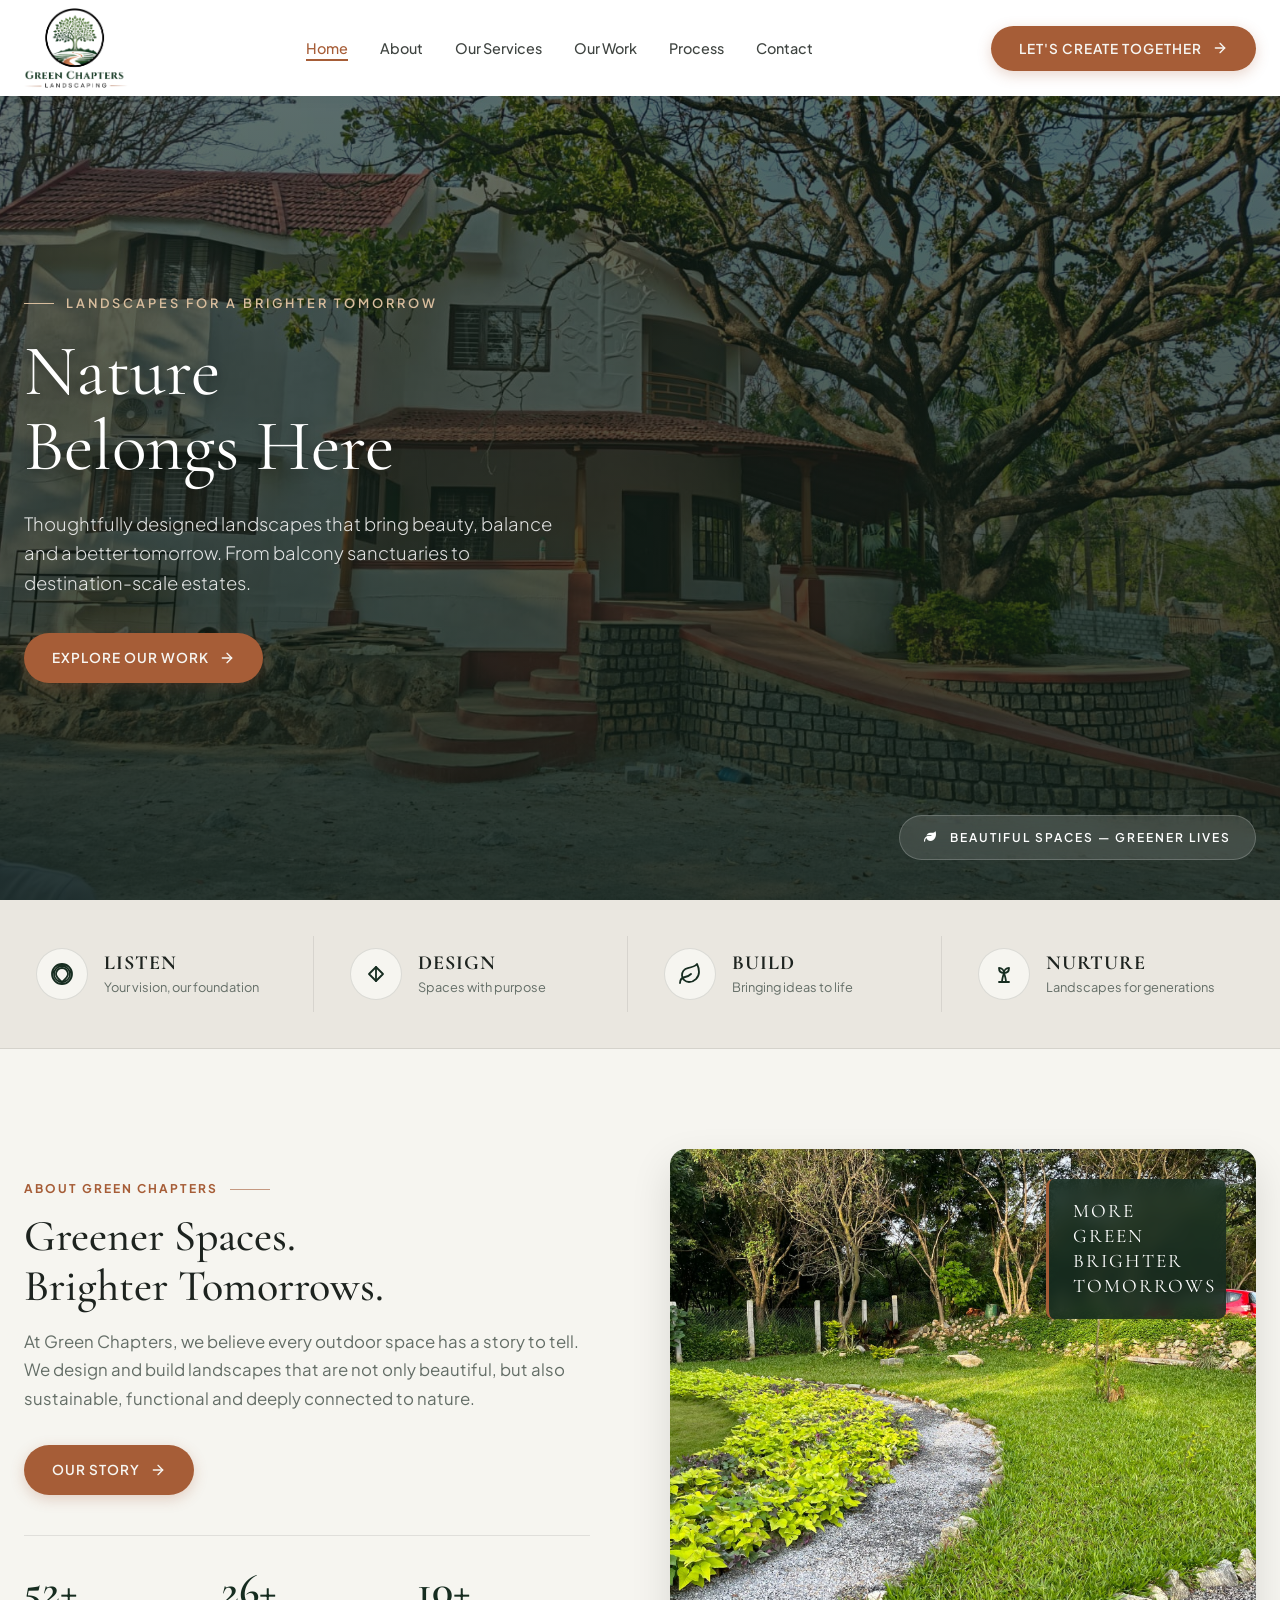
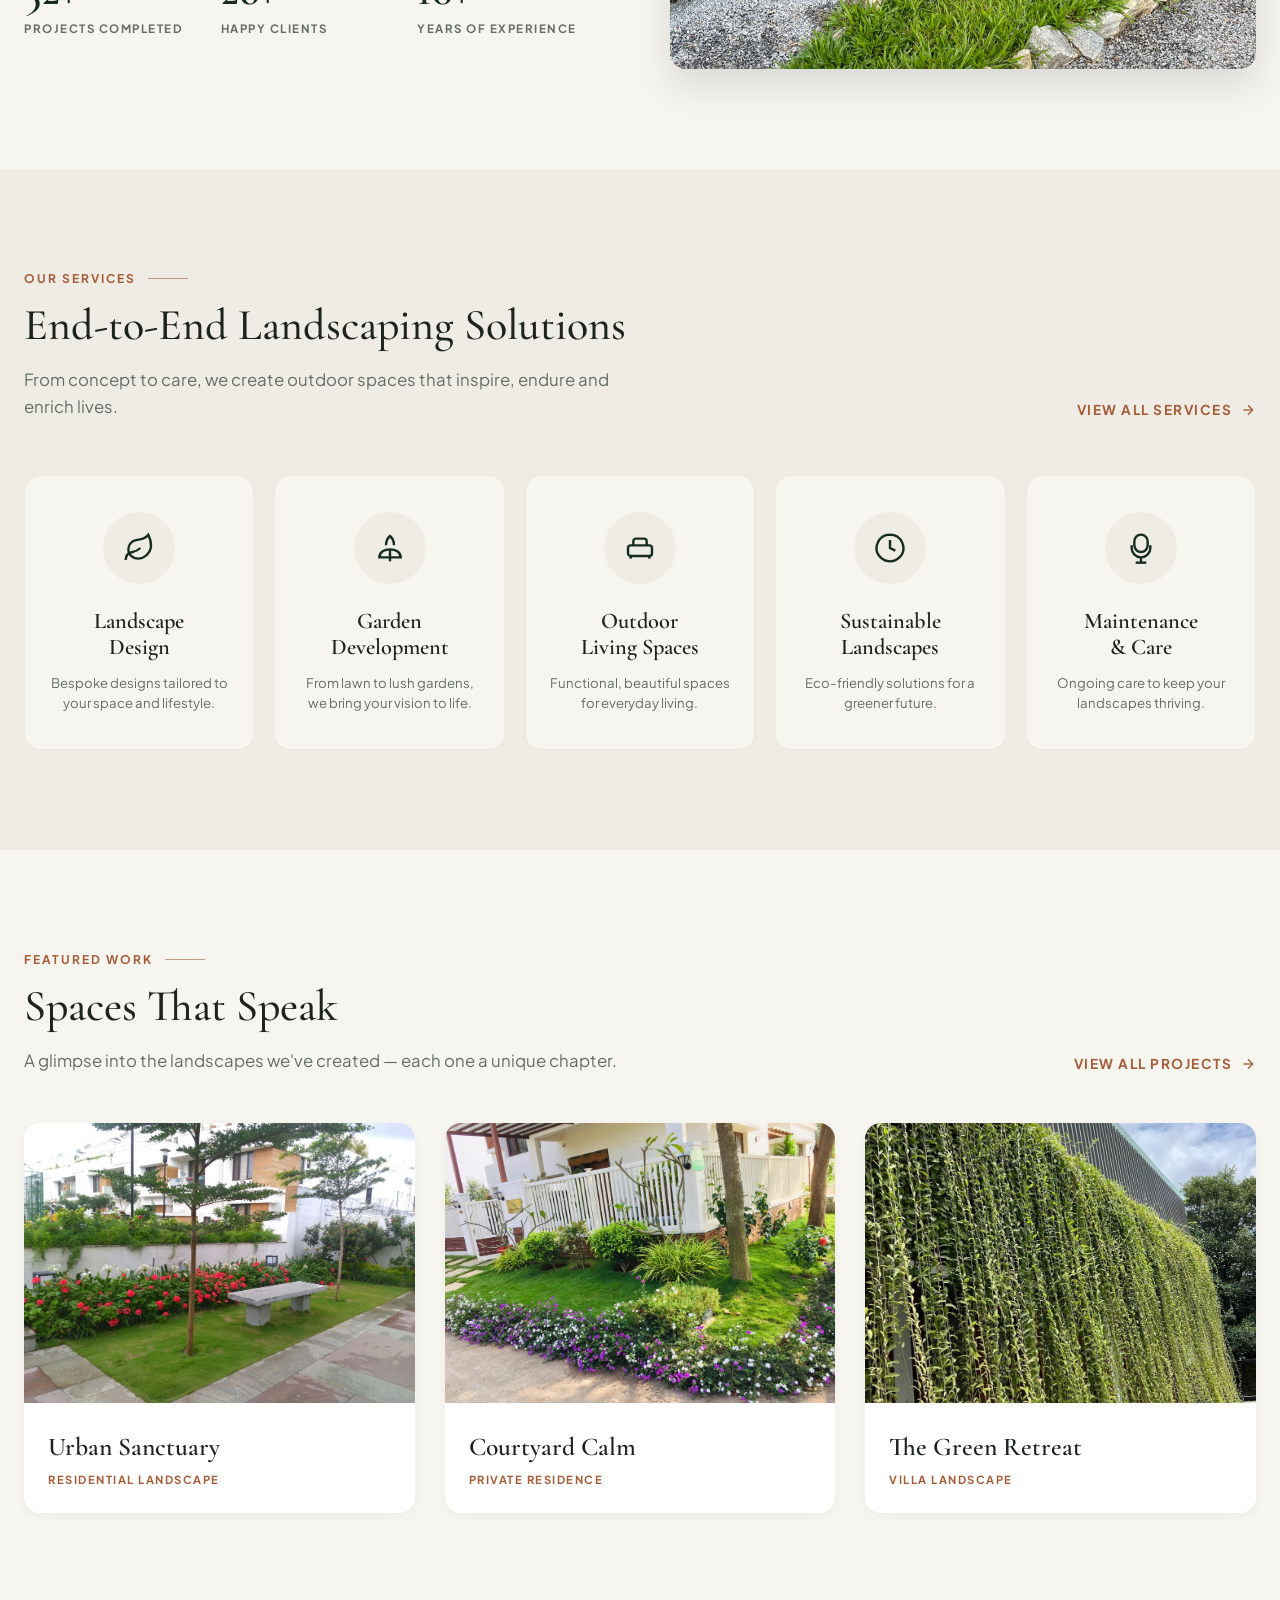
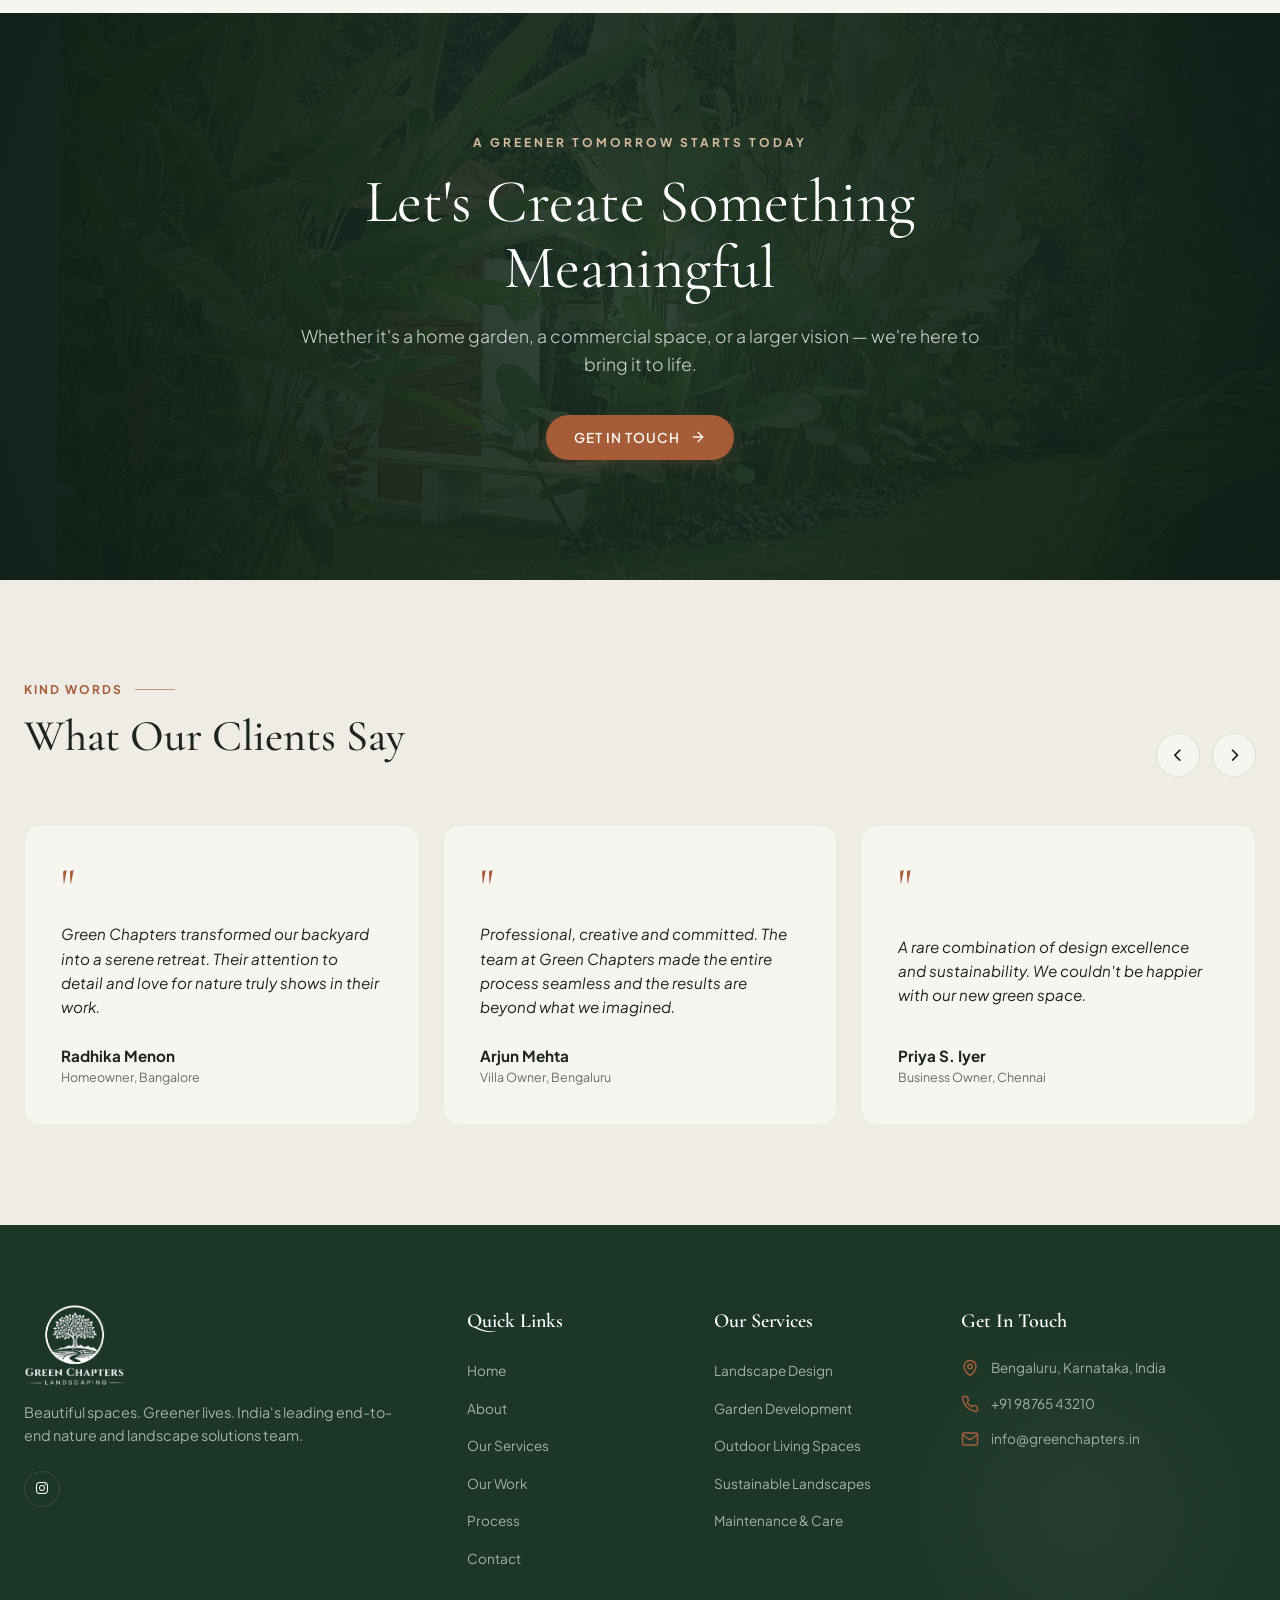
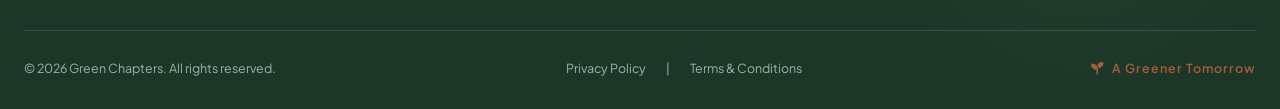
<file: index.html>
<!DOCTYPE html>
<html lang="en">
<head>
  <meta charset="UTF-8">
  <meta name="viewport" content="width=device-width, initial-scale=1.0">
  <title>Green Chapters Landscaping | Nature Belongs Here</title>
  <meta name="description" content="India's end-to-end nature and landscape solutions company. Thoughtfully designed landscapes that bring beauty, balance, and a better tomorrow.">

  <!-- CSS Stylesheet -->
  <link rel="stylesheet" href="styles.css">

  <!-- FontAwesome Icons -->
  <link rel="stylesheet" href="https://cdnjs.cloudflare.com/ajax/libs/font-awesome/6.4.0/css/all.min.css">
</head>
<body>

  <!-- ==========================================================================
       1. Header Navigation Bar
       ========================================================================== -->
  <header class="header" id="header">
    <div class="container header-container">
      <a href="#home" class="logo-link">
        <img src="logo-trimmed.png" alt="Green Chapters Logo" class="logo-img logo-img-full">
      </a>

      <ul class="nav-menu">
        <li><a href="#home" class="nav-link active">Home</a></li>
        <li><a href="#about" class="nav-link">About</a></li>
        <li><a href="#services" class="nav-link">Our Services</a></li>
        <li><a href="#work" class="nav-link">Our Work</a></li>
        <li><a href="#process" class="nav-link">Process</a></li>
        <li><a href="#contact" class="nav-link">Contact</a></li>
      </ul>

      <button class="btn-primary open-contact-modal">
        Let's Create Together
        <svg xmlns="http://www.w3.org/2000/svg" viewBox="0 0 24 24" fill="none" stroke="currentColor" stroke-width="2" stroke-linecap="round" stroke-linejoin="round"><line x1="5" y1="12" x2="19" y2="12"></line><polyline points="12 5 19 12 12 19"></polyline></svg>
      </button>

      <button class="mobile-menu-toggle" aria-label="Toggle Navigation">
        <i class="fa-solid fa-bars"></i>
      </button>
    </div>
  </header>

  <!-- ==========================================================================
       2. Hero Section
       ========================================================================== -->
  <section class="hero" id="home">
    <div class="hero-bg-wrapper">
      <img src="bg.jpeg" alt="Luxurious Architectural Landscape Design" class="hero-bg-img">
    </div>
    <div class="hero-overlay"></div>

    <div class="container hero-container">
      <div class="hero-content">
        <div class="hero-tag">Landscapes for a brighter tomorrow</div>
        <h1 class="hero-title">Nature<br>Belongs Here</h1>
        <p class="hero-description">
          Thoughtfully designed landscapes that bring beauty, balance and a better tomorrow. From balcony sanctuaries to destination-scale estates.
        </p>
        <a href="#work" class="btn-primary">
          Explore Our Work
          <svg xmlns="http://www.w3.org/2000/svg" viewBox="0 0 24 24" fill="none" stroke="currentColor" stroke-width="2" stroke-linecap="round" stroke-linejoin="round"><line x1="5" y1="12" x2="19" y2="12"></line><polyline points="12 5 19 12 12 19"></polyline></svg>
        </a>
      </div>
    </div>

    <div class="hero-badge-overlay">
      <i class="fa-solid fa-leaf"></i>
      <span>Beautiful Spaces — Greener Lives</span>
    </div>
  </section>

  <!-- ==========================================================================
       3. 4-Step Process Bar / Value Pills
       ========================================================================== -->
  <section class="process-bar-section" id="process">
    <div class="container">
      <div class="process-grid">

        <div class="process-pill">
          <div class="process-icon-box">
            <svg width="24" height="24" viewBox="0 0 24 24" fill="none" stroke="currentColor" stroke-width="1.8" stroke-linecap="round" stroke-linejoin="round"><path d="M12 2a10 10 0 1 0 10 10A10 10 0 0 0 12 2zm0 18a8 8 0 1 1 8-8 8 8 0 0 1-8 8z"/><path d="M12 6a6 6 0 0 0-6 6c0 3 2.5 5 6 8 3.5-3 6-5 6-8a6 6 0 0 0-6-6z"/></svg>
          </div>
          <div class="process-info">
            <div class="process-info-title">Listen</div>
            <div class="process-info-desc">Your vision, our foundation</div>
          </div>
        </div>

        <div class="process-pill">
          <div class="process-icon-box">
            <svg width="24" height="24" viewBox="0 0 24 24" fill="none" stroke="currentColor" stroke-width="1.8" stroke-linecap="round" stroke-linejoin="round"><path d="M12 19l7-7-7-7-7 7 7 7z"/><path d="M12 5v14"/></svg>
          </div>
          <div class="process-info">
            <div class="process-info-title">Design</div>
            <div class="process-info-desc">Spaces with purpose</div>
          </div>
        </div>

        <div class="process-pill">
          <div class="process-icon-box">
            <svg width="24" height="24" viewBox="0 0 24 24" fill="none" stroke="currentColor" stroke-width="1.8" stroke-linecap="round" stroke-linejoin="round"><path d="M11 20A7 7 0 0 1 9.8 6.1C15.5 5 17 4.48 19 2c1 2 2 4.18 2 8 0 5.5-4.78 10-10 10Z"/><path d="M2 21c0-3 1.85-5.36 5.08-6C9.5 14.52 12 13 13 12"/></svg>
          </div>
          <div class="process-info">
            <div class="process-info-title">Build</div>
            <div class="process-info-desc">Bringing ideas to life</div>
          </div>
        </div>

        <div class="process-pill">
          <div class="process-icon-box">
            <svg width="24" height="24" viewBox="0 0 24 24" fill="none" stroke="currentColor" stroke-width="1.8" stroke-linecap="round" stroke-linejoin="round"><path d="M7 20h10"/><path d="M10 20c0-3 1-6 2-9 1 3 2 6 2 9"/><path d="M12 11A5 5 0 0 0 7 6c0 3 2 5 5 5z"/><path d="M12 11a5 5 0 0 1 5-5c0 3-2 5-5 5z"/></svg>
          </div>
          <div class="process-info">
            <div class="process-info-title">Nurture</div>
            <div class="process-info-desc">Landscapes for generations</div>
          </div>
        </div>

      </div>
    </div>
  </section>

  <!-- ==========================================================================
       4. About Section ("Greener Spaces. Brighter Tomorrows.")
       ========================================================================== -->
  <section class="about-section" id="about">
    <div class="container">
      <div class="about-grid">

        <div class="about-content">
          <div class="section-tag">About Green Chapters</div>
          <h2 class="section-title">Greener Spaces.<br>Brighter Tomorrows.</h2>
          <p class="about-text">
            At Green Chapters, we believe every outdoor space has a story to tell. We design and build landscapes that are not only beautiful, but also sustainable, functional and deeply connected to nature.
          </p>
          <a href="#services" class="btn-primary">
            Our Story
            <svg xmlns="http://www.w3.org/2000/svg" viewBox="0 0 24 24" fill="none" stroke="currentColor" stroke-width="2" stroke-linecap="round" stroke-linejoin="round"><line x1="5" y1="12" x2="19" y2="12"></line><polyline points="12 5 19 12 12 19"></polyline></svg>
          </a>

          <div class="stats-grid">
            <div class="stat-item">
              <div class="stat-number" data-target="100">100+</div>
              <div class="stat-label">Projects Completed</div>
            </div>
            <div class="stat-item">
              <div class="stat-number" data-target="50">50+</div>
              <div class="stat-label">Happy Clients</div>
            </div>
            <div class="stat-item">
              <div class="stat-number" data-target="10">10+</div>
              <div class="stat-label">Years of Experience</div>
            </div>
          </div>
        </div>

        <div class="about-image-wrapper">
          <img src="greener space.jpeg" alt="Green Chapters Architectural Landscape Detail" class="about-img">
          <div class="about-img-badge">
            More Green Brighter Tomorrows
          </div>
        </div>

      </div>
    </div>
  </section>

  <!-- ==========================================================================
       5. Services Section ("End-to-End Landscaping Solutions")
       ========================================================================== -->
  <section class="services-section" id="services">
    <div class="container">

      <div class="services-header">
        <div>
          <div class="section-tag">Our Services</div>
          <h2 class="section-title">End-to-End Landscaping Solutions</h2>
          <p class="section-subtitle">
            From concept to care, we create outdoor spaces that inspire, endure and enrich lives.
          </p>
        </div>
        <a href="#contact" class="services-link open-contact-modal">
          View All Services
          <svg width="16" height="16" viewBox="0 0 24 24" fill="none" stroke="currentColor" stroke-width="2"><line x1="5" y1="12" x2="19" y2="12"></line><polyline points="12 5 19 12 12 19"></polyline></svg>
        </a>
      </div>

      <div class="services-grid">

        <div class="service-card" onclick="openServiceModal('design')">
          <div class="service-icon-circle">
            <svg width="32" height="32" viewBox="0 0 24 24" fill="none" stroke="currentColor" stroke-width="1.8"><path d="M11 20A7 7 0 0 1 9.8 6.1C15.5 5 17 4.48 19 2c1 2 2 4.18 2 8 0 5.5-4.78 10-10 10Z"/><path d="M2 21c0-3 1.85-5.36 5.08-6C9.5 14.52 12 13 13 12"/></svg>
          </div>
          <h3 class="service-title">Landscape<br>Design</h3>
          <p class="service-desc">Bespoke designs tailored to your space and lifestyle.</p>
        </div>

        <div class="service-card" onclick="openServiceModal('garden')">
          <div class="service-icon-circle">
            <svg width="32" height="32" viewBox="0 0 24 24" fill="none" stroke="currentColor" stroke-width="1.8"><path d="M12 22v-9"/><path d="M9 10C9 5.5 12 3 12 3s3 2.5 3 7"/><path d="M12 13C8 13 4 15 4 19h16c0-4-4-6-8-6z"/></svg>
          </div>
          <h3 class="service-title">Garden<br>Development</h3>
          <p class="service-desc">From lawn to lush gardens, we bring your vision to life.</p>
        </div>

        <div class="service-card" onclick="openServiceModal('outdoor')">
          <div class="service-icon-circle">
            <svg width="32" height="32" viewBox="0 0 24 24" fill="none" stroke="currentColor" stroke-width="1.8"><rect x="3" y="10" width="18" height="8" rx="2"/><path d="M5 18v2"/><path d="M19 18v2"/><path d="M7 10V7a2 2 0 0 1 2-2h6a2 2 0 0 1 2 2v3"/></svg>
          </div>
          <h3 class="service-title">Outdoor<br>Living Spaces</h3>
          <p class="service-desc">Functional, beautiful spaces for everyday living.</p>
        </div>

        <div class="service-card" onclick="openServiceModal('sustainable')">
          <div class="service-icon-circle">
            <svg width="32" height="32" viewBox="0 0 24 24" fill="none" stroke="currentColor" stroke-width="1.8"><path d="M12 2a10 10 0 0 0-7.07 17.07A10 10 0 0 0 12 22a10 10 0 0 0 7.07-2.93A10 10 0 0 0 12 2z"/><path d="M12 6v6l4 2"/></svg>
          </div>
          <h3 class="service-title">Sustainable<br>Landscapes</h3>
          <p class="service-desc">Eco-friendly solutions for a greener future.</p>
        </div>

        <div class="service-card" onclick="openServiceModal('maintenance')">
          <div class="service-icon-circle">
            <svg width="32" height="32" viewBox="0 0 24 24" fill="none" stroke="currentColor" stroke-width="1.8"><path d="M12 2a5 5 0 0 1 5 5v3a5 5 0 0 1-10 0V7a5 5 0 0 1 5-5z"/><path d="M19 10v2a7 7 0 0 1-14 0v-2"/><line x1="12" y1="19" x2="12" y2="23"/><line x1="8" y1="23" x2="16" y2="23"/></svg>
          </div>
          <h3 class="service-title">Maintenance<br>& Care</h3>
          <p class="service-desc">Ongoing care to keep your landscapes thriving.</p>
        </div>

      </div>

    </div>
  </section>

  <!-- ==========================================================================
       6. Featured Work / Portfolio Section ("Spaces That Speak")
       ========================================================================== -->
  <section class="portfolio-section" id="work">
    <div class="container">

      <div class="portfolio-header">
        <div>
          <div class="section-tag">Featured Work</div>
          <h2 class="section-title">Spaces That Speak</h2>
          <p class="section-subtitle">
            A glimpse into the landscapes we've created — each one a unique chapter.
          </p>
        </div>
        <a href="#contact" class="services-link open-contact-modal">
          View All Projects
          <svg width="16" height="16" viewBox="0 0 24 24" fill="none" stroke="currentColor" stroke-width="2"><line x1="5" y1="12" x2="19" y2="12"></line><polyline points="12 5 19 12 12 19"></polyline></svg>
        </a>
      </div>

      <div class="portfolio-grid">

        <div class="portfolio-card" onclick="openProjectModal('urban')">
          <div class="portfolio-img-wrapper">
            <img src="Urban Sanctuary.jpeg" alt="Urban Sanctuary Residential Landscape" class="portfolio-img">
          </div>
          <div class="portfolio-content">
            <h3 class="portfolio-title">Urban Sanctuary</h3>
            <div class="portfolio-category">Residential Landscape</div>
          </div>
        </div>

        <div class="portfolio-card" onclick="openProjectModal('courtyard')">
          <div class="portfolio-img-wrapper">
            <img src="Courtyard Calm.jpeg" alt="Courtyard Calm Private Residence" class="portfolio-img">
          </div>
          <div class="portfolio-content">
            <h3 class="portfolio-title">Courtyard Calm</h3>
            <div class="portfolio-category">Private Residence</div>
          </div>
        </div>

        <div class="portfolio-card" onclick="openProjectModal('retreat')">
          <div class="portfolio-img-wrapper">
            <img src="The Green Retreat.jpeg" alt="The Green Retreat Villa Landscape" class="portfolio-img">
          </div>
          <div class="portfolio-content">
            <h3 class="portfolio-title">The Green Retreat</h3>
            <div class="portfolio-category">Villa Landscape</div>
          </div>
        </div>

      </div>

    </div>
  </section>

  <!-- ==========================================================================
       7. CTA Banner Section ("Let's Create Something Meaningful")
       ========================================================================== -->
  <section class="cta-banner-section">
    <img src="Let's Create Something Meaningful.jpeg" alt="Lush Green Foliage Background" class="cta-banner-bg">
    <div class="cta-banner-overlay"></div>

    <div class="container cta-banner-container">
      <div class="cta-banner-tag">A Greener Tomorrow Starts Today</div>
      <h2 class="cta-banner-title">Let's Create Something Meaningful</h2>
      <p class="cta-banner-desc">
        Whether it's a home garden, a commercial space, or a larger vision — we're here to bring it to life.
      </p>
      <button class="btn-primary open-contact-modal">
        Get In Touch
        <svg xmlns="http://www.w3.org/2000/svg" viewBox="0 0 24 24" fill="none" stroke="currentColor" stroke-width="2" stroke-linecap="round" stroke-linejoin="round"><line x1="5" y1="12" x2="19" y2="12"></line><polyline points="12 5 19 12 12 19"></polyline></svg>
      </button>
    </div>
  </section>

  <!-- ==========================================================================
       8. Testimonials Section ("What Our Clients Say")
       ========================================================================== -->
  <section class="testimonials-section">
    <div class="container">

      <div class="testimonials-header">
        <div>
          <div class="section-tag">Kind Words</div>
          <h2 class="section-title">What Our Clients Say</h2>
        </div>
        <div class="carousel-nav-btns">
          <button class="carousel-btn prev-testimonial" aria-label="Previous Testimonial">
            <i class="fa-solid fa-chevron-left"></i>
          </button>
          <button class="carousel-btn next-testimonial" aria-label="Next Testimonial">
            <i class="fa-solid fa-chevron-right"></i>
          </button>
        </div>
      </div>

      <div class="testimonials-grid">

        <div class="testimonial-card">
          <div class="quote-mark">"</div>
          <p class="testimonial-quote">
            Green Chapters transformed our backyard into a serene retreat. Their attention to detail and love for nature truly shows in their work.
          </p>
          <div class="testimonial-author">
            <div class="author-name">Radhika Menon</div>
            <div class="author-title">Homeowner, Bangalore</div>
          </div>
        </div>

        <div class="testimonial-card">
          <div class="quote-mark">"</div>
          <p class="testimonial-quote">
            Professional, creative and committed. The team at Green Chapters made the entire process seamless and the results are beyond what we imagined.
          </p>
          <div class="testimonial-author">
            <div class="author-name">Arjun Mehta</div>
            <div class="author-title">Villa Owner, Bengaluru</div>
          </div>
        </div>

        <div class="testimonial-card">
          <div class="quote-mark">"</div>
          <p class="testimonial-quote">
            A rare combination of design excellence and sustainability. We couldn't be happier with our new green space.
          </p>
          <div class="testimonial-author">
            <div class="author-name">Priya S. Iyer</div>
            <div class="author-title">Business Owner, Chennai</div>
          </div>
        </div>

      </div>

    </div>
  </section>

  <!-- ==========================================================================
       9. Footer Section
       ========================================================================== -->
  <footer class="footer" id="contact">
    <div class="container">

      <div class="footer-grid">

        <div>
          <a href="#home" class="logo-link">
            <img src="logo-trimmed.png" alt="Green Chapters Logo" class="logo-img logo-img-full logo-img-inverted">
          </a>
          <p class="footer-brand-desc">
            Beautiful spaces. Greener lives. India's leading end-to-end nature and landscape solutions team.
          </p>
          <div class="social-links">
            <a href="https://www.instagram.com/green_chapters?stkn=dDFzdDJ6c2hjaDE4" class="social-icon" aria-label="Instagram" target="_blank" rel="noopener"><i class="fa-brands fa-instagram"></i></a>
          </div>
        </div>

        <div>
          <h4 class="footer-col-title">Quick Links</h4>
          <ul class="footer-links">
            <li><a href="#home">Home</a></li>
            <li><a href="#about">About</a></li>
            <li><a href="#services">Our Services</a></li>
            <li><a href="#work">Our Work</a></li>
            <li><a href="#process">Process</a></li>
            <li><a href="#contact">Contact</a></li>
          </ul>
        </div>

        <div>
          <h4 class="footer-col-title">Our Services</h4>
          <ul class="footer-links">
            <li><a href="#services" onclick="openServiceModal('design')">Landscape Design</a></li>
            <li><a href="#services" onclick="openServiceModal('garden')">Garden Development</a></li>
            <li><a href="#services" onclick="openServiceModal('outdoor')">Outdoor Living Spaces</a></li>
            <li><a href="#services" onclick="openServiceModal('sustainable')">Sustainable Landscapes</a></li>
            <li><a href="#services" onclick="openServiceModal('maintenance')">Maintenance & Care</a></li>
          </ul>
        </div>

        <div>
          <h4 class="footer-col-title">Get In Touch</h4>
          <ul class="contact-info-list">
            <li class="contact-info-item">
              <svg xmlns="http://www.w3.org/2000/svg" viewBox="0 0 24 24" fill="none" stroke="currentColor" stroke-width="2"><path d="M20 10c0 6-8 12-8 12s-8-6-8-12a8 8 0 0 1 16 0Z"/><circle cx="12" cy="10" r="3"/></svg>
              <span>Bengaluru, Karnataka, India</span>
            </li>
            <li class="contact-info-item">
              <svg xmlns="http://www.w3.org/2000/svg" viewBox="0 0 24 24" fill="none" stroke="currentColor" stroke-width="2"><path d="M22 16.92v3a2 2 0 0 1-2.18 2 19.79 19.79 0 0 1-8.63-3.07 19.5 19.5 0 0 1-6-6 19.79 19.79 0 0 1-3.07-8.67A2 2 0 0 1 4.11 2h3a2 2 0 0 1 2 1.72 12.84 12.84 0 0 0 .7 2.81 2 2 0 0 1-.45 2.11L8.09 9.91a16 16 0 0 0 6 6l1.27-1.27a2 2 0 0 1 2.11-.45 12.84 12.84 0 0 0 2.81.7A2 2 0 0 1 22 16.92z"/></svg>
              <a href="tel:+919876543210">+91 98765 43210</a>
            </li>
            <li class="contact-info-item">
              <svg xmlns="http://www.w3.org/2000/svg" viewBox="0 0 24 24" fill="none" stroke="currentColor" stroke-width="2"><path d="M4 4h16c1.1 0 2 .9 2 2v12c0 1.1-.9 2-2 2H4c-1.1 0-2-.9-2-2V6c0-1.1.9-2 2-2z"/><polyline points="22,6 12,13 2,6"/></svg>
              <a href="mailto:info@greenchapters.in">info@greenchapters.in</a>
            </li>
          </ul>
        </div>

      </div>

      <div class="footer-bottom-bar">
        <div>© 2026 Green Chapters. All rights reserved.</div>
        <div class="footer-legal-links">
          <a href="privacy-policy.html">Privacy Policy</a>
          <span>|</span>
          <a href="terms.html">Terms & Conditions</a>
        </div>
        <div class="footer-tagline-badge">
          <i class="fa-solid fa-seedling"></i>
          <span>A Greener Tomorrow</span>
        </div>
      </div>

    </div>
  </footer>

  <!-- ==========================================================================
       10. Interactive Service / PPT Detail Modal
       ========================================================================== -->
  <div class="modal-overlay" id="serviceModal">
    <div class="modal-card">
      <button class="modal-close-btn" onclick="closeServiceModal()">
        <i class="fa-solid fa-xmark"></i>
      </button>
      <div class="section-tag" id="modalTag">Specialist Capability</div>
      <h3 class="modal-header-title" id="modalTitle">Service Detail</h3>
      <div class="modal-body-content" id="modalContent">
        <!-- Content inserted dynamically via JS -->
      </div>
      <div style="margin-top: 32px; text-align: right;">
        <button class="btn-primary open-contact-modal" onclick="closeServiceModal()">
          Request Consultation
        </button>
      </div>
    </div>
  </div>

  <!-- ==========================================================================
       11. Interactive Contact Modal Form
       ========================================================================== -->
  <div class="modal-overlay" id="contactModal">
    <div class="modal-card">
      <button class="modal-close-btn" onclick="closeContactModal()">
        <i class="fa-solid fa-xmark"></i>
      </button>
      <div class="section-tag">Let's Create Together</div>
      <h3 class="modal-header-title">Start Your Green Chapter</h3>
      <p style="color: var(--text-muted); margin-bottom: 24px;">Fill in your details below and our landscape specialists will get in touch within 24 hours.</p>

      <form id="leadContactForm" onsubmit="handleFormSubmit(event)">
        <div class="form-group">
          <label class="form-label" for="userName">Full Name *</label>
          <input type="text" id="userName" class="form-input" placeholder="e.g. Radhika Menon" required>
        </div>
        <div class="form-group">
          <label class="form-label" for="userEmail">Email Address *</label>
          <input type="email" id="userEmail" class="form-input" placeholder="e.g. radhika@example.com" required>
        </div>
        <div class="form-group">
          <label class="form-label" for="userPhone">Phone Number *</label>
          <input type="tel" id="userPhone" class="form-input" placeholder="e.g. +91 98765 43210" required>
        </div>
        <div class="form-group">
          <label class="form-label" for="projectType">Project Scale / Type</label>
          <select id="projectType" class="form-input">
            <option value="Residential">Residential Villa / Balcony Garden</option>
            <option value="Community">Apartment Community / Mixed-Use</option>
            <option value="Hospitality">Hotel / Resort Landscape</option>
            <option value="Commercial">Commercial Office Campus</option>
          </select>
        </div>
        <div class="form-group">
          <label class="form-label" for="userMessage">Tell Us About Your Vision</label>
          <textarea id="userMessage" class="form-textarea" rows="4" placeholder="Briefly describe your requirements or ideas..."></textarea>
        </div>
        <button type="submit" class="btn-primary" style="width: 100%; justify-content: center;">
          Submit Enquiry
        </button>
      </form>
    </div>
  </div>

  <!-- JavaScript File -->
  <script src="script.js"></script>
</body>
</html>
</file>
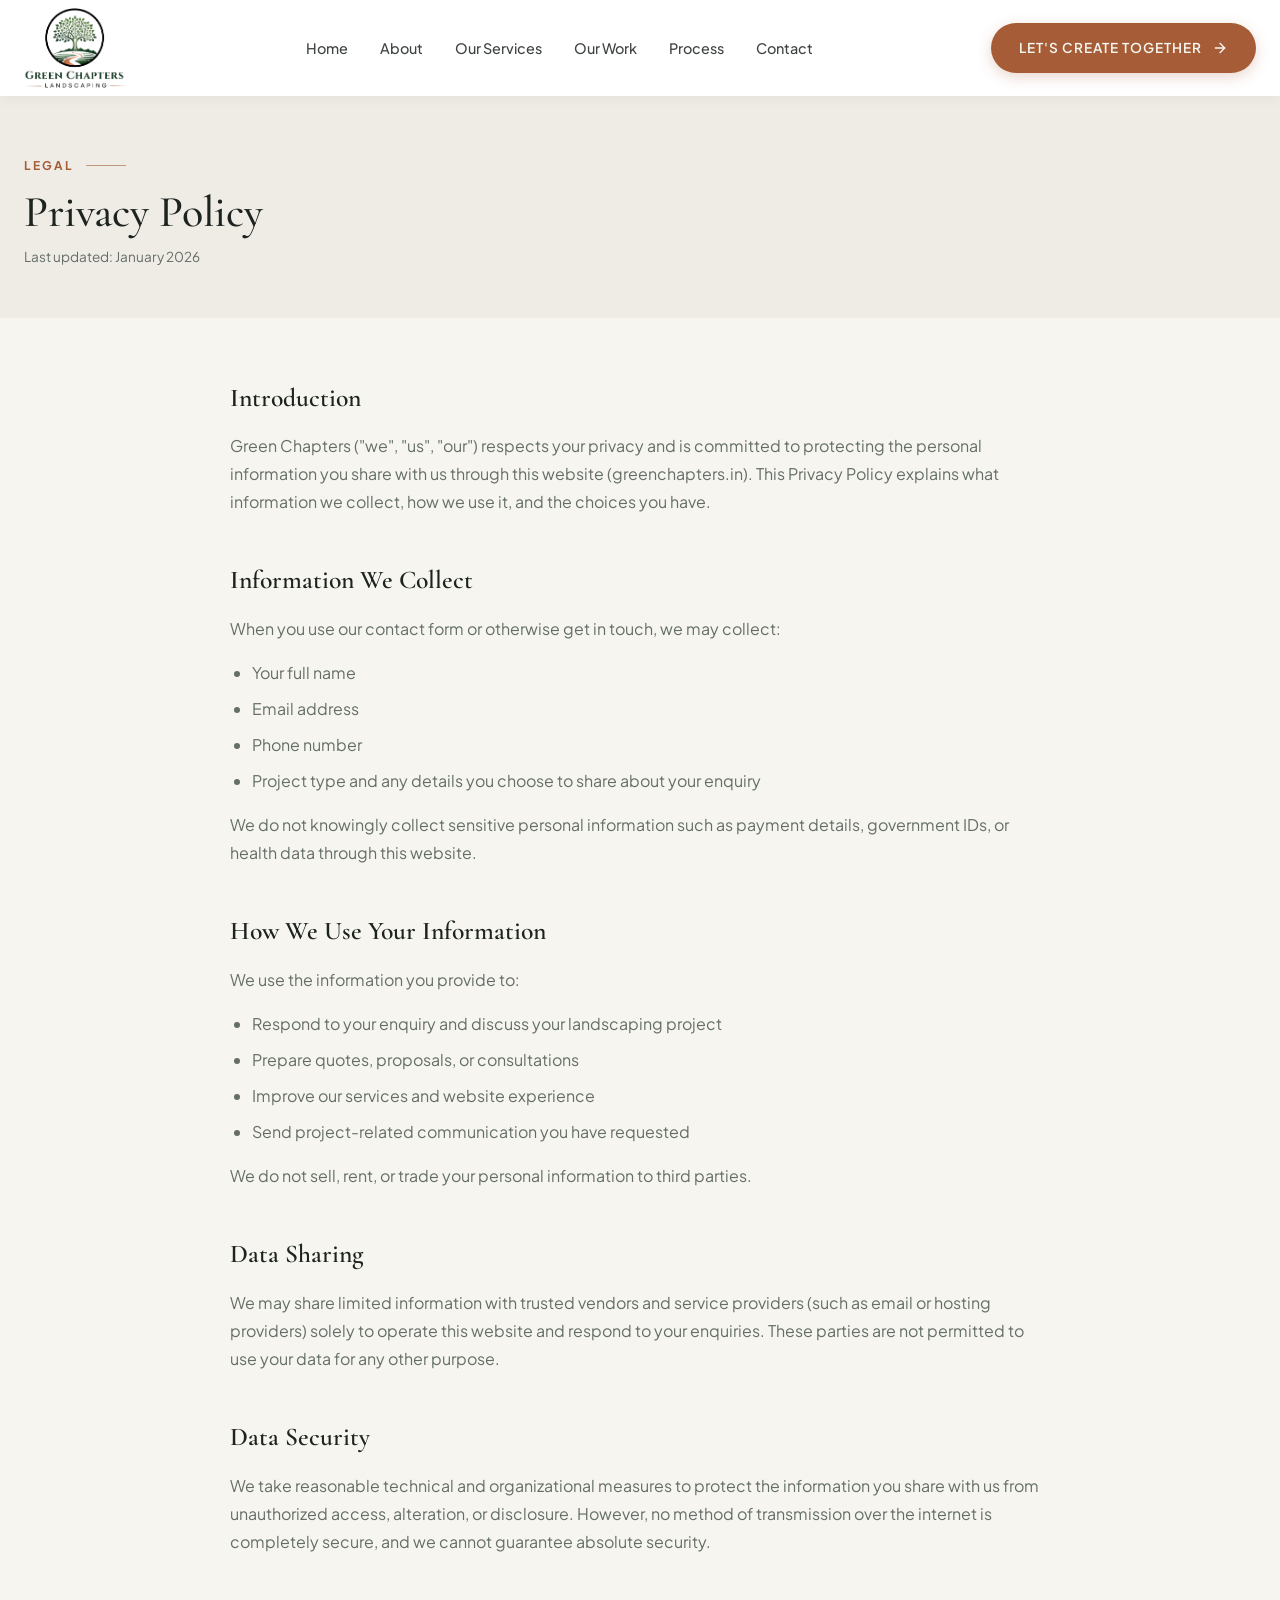
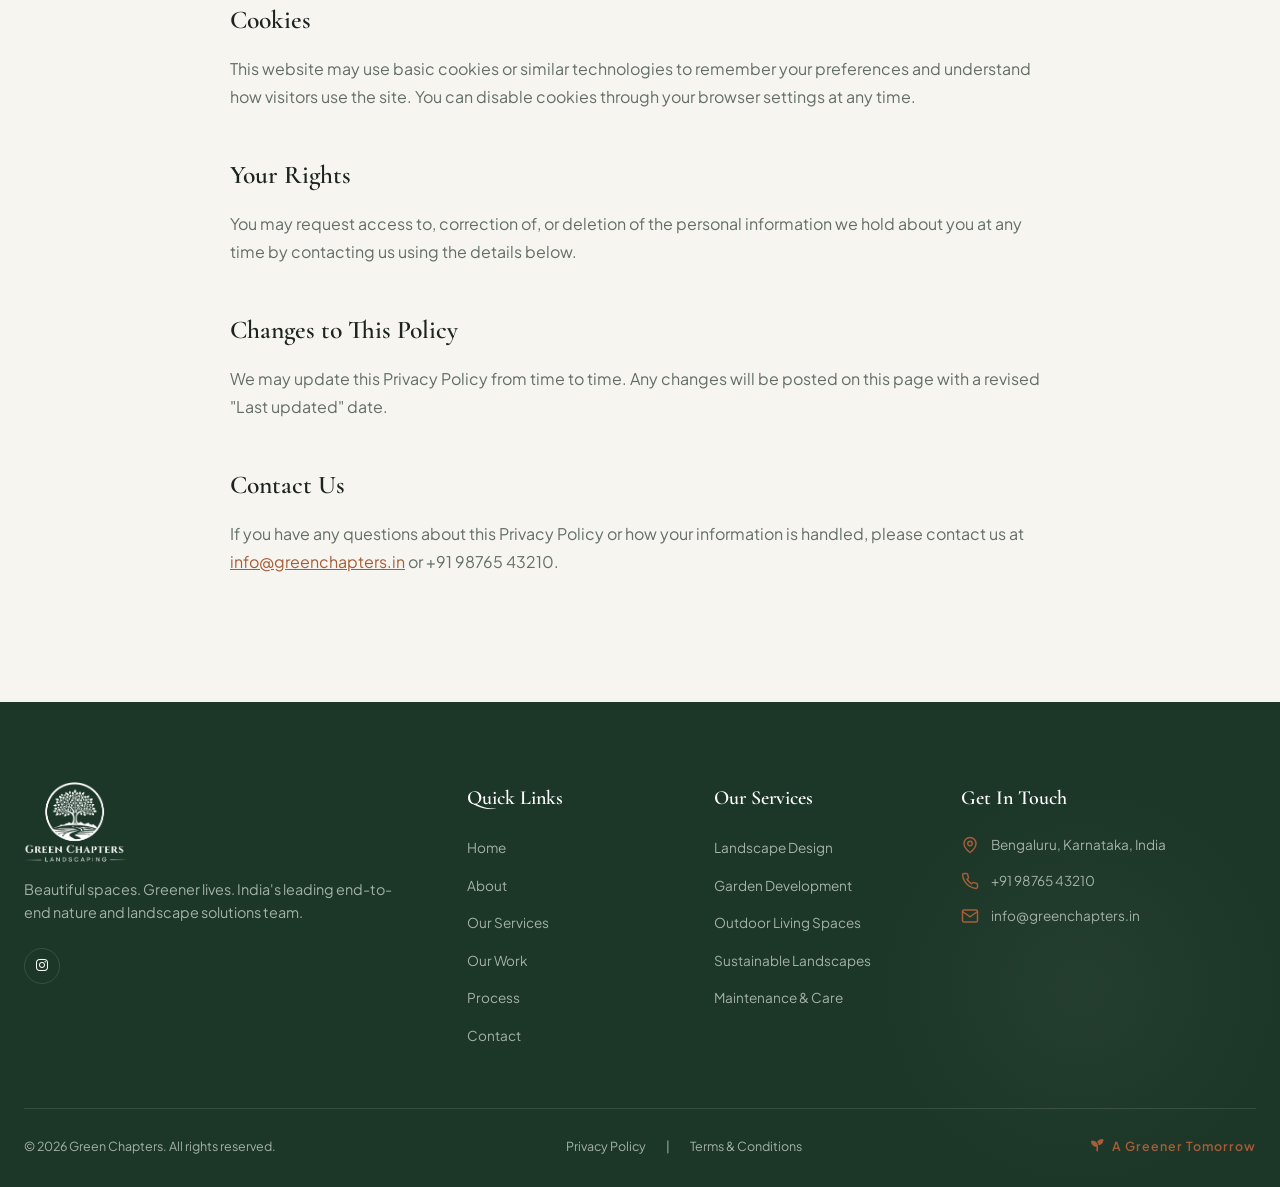
<file: privacy-policy.html>
<!DOCTYPE html>
<html lang="en">
<head>
  <meta charset="UTF-8">
  <meta name="viewport" content="width=device-width, initial-scale=1.0">
  <title>Privacy Policy | Green Chapters Landscaping</title>
  <meta name="description" content="Privacy Policy for Green Chapters Landscaping — how we collect, use and protect your information.">

  <!-- CSS Stylesheet -->
  <link rel="stylesheet" href="styles.css">

  <!-- FontAwesome Icons -->
  <link rel="stylesheet" href="https://cdnjs.cloudflare.com/ajax/libs/font-awesome/6.4.0/css/all.min.css">
</head>
<body>

  <!-- ==========================================================================
       1. Header Navigation Bar
       ========================================================================== -->
  <header class="header" id="header">
    <div class="container header-container">
      <a href="index.html#home" class="logo-link">
        <img src="logo-trimmed.png" alt="Green Chapters Logo" class="logo-img logo-img-full">
      </a>

      <ul class="nav-menu">
        <li><a href="index.html#home" class="nav-link">Home</a></li>
        <li><a href="index.html#about" class="nav-link">About</a></li>
        <li><a href="index.html#services" class="nav-link">Our Services</a></li>
        <li><a href="index.html#work" class="nav-link">Our Work</a></li>
        <li><a href="index.html#process" class="nav-link">Process</a></li>
        <li><a href="index.html#contact" class="nav-link">Contact</a></li>
      </ul>

      <a href="index.html#contact" class="btn-primary">
        Let's Create Together
        <svg xmlns="http://www.w3.org/2000/svg" viewBox="0 0 24 24" fill="none" stroke="currentColor" stroke-width="2" stroke-linecap="round" stroke-linejoin="round"><line x1="5" y1="12" x2="19" y2="12"></line><polyline points="12 5 19 12 12 19"></polyline></svg>
      </a>

      <button class="mobile-menu-toggle" aria-label="Toggle Navigation">
        <i class="fa-solid fa-bars"></i>
      </button>
    </div>
  </header>

  <!-- ==========================================================================
       2. Page Hero
       ========================================================================== -->
  <section class="legal-hero">
    <div class="container">
      <div class="section-tag">Legal</div>
      <h1 class="section-title">Privacy Policy</h1>
      <div class="legal-updated">Last updated: January 2026</div>
    </div>
  </section>

  <!-- ==========================================================================
       3. Policy Content
       ========================================================================== -->
  <section>
    <div class="container">
      <div class="legal-content">

        <h2>Introduction</h2>
        <p>
          Green Chapters ("we", "us", "our") respects your privacy and is committed to protecting the personal
          information you share with us through this website (greenchapters.in). This Privacy Policy explains
          what information we collect, how we use it, and the choices you have.
        </p>

        <h2>Information We Collect</h2>
        <p>When you use our contact form or otherwise get in touch, we may collect:</p>
        <ul>
          <li>Your full name</li>
          <li>Email address</li>
          <li>Phone number</li>
          <li>Project type and any details you choose to share about your enquiry</li>
        </ul>
        <p>
          We do not knowingly collect sensitive personal information such as payment details, government IDs,
          or health data through this website.
        </p>

        <h2>How We Use Your Information</h2>
        <p>We use the information you provide to:</p>
        <ul>
          <li>Respond to your enquiry and discuss your landscaping project</li>
          <li>Prepare quotes, proposals, or consultations</li>
          <li>Improve our services and website experience</li>
          <li>Send project-related communication you have requested</li>
        </ul>
        <p>We do not sell, rent, or trade your personal information to third parties.</p>

        <h2>Data Sharing</h2>
        <p>
          We may share limited information with trusted vendors and service providers (such as email or hosting
          providers) solely to operate this website and respond to your enquiries. These parties are not permitted
          to use your data for any other purpose.
        </p>

        <h2>Data Security</h2>
        <p>
          We take reasonable technical and organizational measures to protect the information you share with us
          from unauthorized access, alteration, or disclosure. However, no method of transmission over the internet
          is completely secure, and we cannot guarantee absolute security.
        </p>

        <h2>Cookies</h2>
        <p>
          This website may use basic cookies or similar technologies to remember your preferences and understand
          how visitors use the site. You can disable cookies through your browser settings at any time.
        </p>

        <h2>Your Rights</h2>
        <p>
          You may request access to, correction of, or deletion of the personal information we hold about you at
          any time by contacting us using the details below.
        </p>

        <h2>Changes to This Policy</h2>
        <p>
          We may update this Privacy Policy from time to time. Any changes will be posted on this page with a
          revised "Last updated" date.
        </p>

        <h2>Contact Us</h2>
        <p>
          If you have any questions about this Privacy Policy or how your information is handled, please contact
          us at <a href="mailto:info@greenchapters.in">info@greenchapters.in</a> or +91 98765 43210.
        </p>

      </div>
    </div>
  </section>

  <!-- ==========================================================================
       4. Footer Section
       ========================================================================== -->
  <footer class="footer">
    <div class="container">

      <div class="footer-grid">

        <div>
          <a href="index.html#home" class="logo-link">
            <img src="logo-trimmed.png" alt="Green Chapters Logo" class="logo-img logo-img-full logo-img-inverted">
          </a>
          <p class="footer-brand-desc">
            Beautiful spaces. Greener lives. India's leading end-to-end nature and landscape solutions team.
          </p>
          <div class="social-links">
            <a href="https://www.instagram.com/green_chapters?stkn=dDFzdDJ6c2hjaDE4" class="social-icon" aria-label="Instagram" target="_blank" rel="noopener"><i class="fa-brands fa-instagram"></i></a>
          </div>
        </div>

        <div>
          <h4 class="footer-col-title">Quick Links</h4>
          <ul class="footer-links">
            <li><a href="index.html#home">Home</a></li>
            <li><a href="index.html#about">About</a></li>
            <li><a href="index.html#services">Our Services</a></li>
            <li><a href="index.html#work">Our Work</a></li>
            <li><a href="index.html#process">Process</a></li>
            <li><a href="index.html#contact">Contact</a></li>
          </ul>
        </div>

        <div>
          <h4 class="footer-col-title">Our Services</h4>
          <ul class="footer-links">
            <li><a href="index.html#services">Landscape Design</a></li>
            <li><a href="index.html#services">Garden Development</a></li>
            <li><a href="index.html#services">Outdoor Living Spaces</a></li>
            <li><a href="index.html#services">Sustainable Landscapes</a></li>
            <li><a href="index.html#services">Maintenance & Care</a></li>
          </ul>
        </div>

        <div>
          <h4 class="footer-col-title">Get In Touch</h4>
          <ul class="contact-info-list">
            <li class="contact-info-item">
              <svg xmlns="http://www.w3.org/2000/svg" viewBox="0 0 24 24" fill="none" stroke="currentColor" stroke-width="2"><path d="M20 10c0 6-8 12-8 12s-8-6-8-12a8 8 0 0 1 16 0Z"/><circle cx="12" cy="10" r="3"/></svg>
              <span>Bengaluru, Karnataka, India</span>
            </li>
            <li class="contact-info-item">
              <svg xmlns="http://www.w3.org/2000/svg" viewBox="0 0 24 24" fill="none" stroke="currentColor" stroke-width="2"><path d="M22 16.92v3a2 2 0 0 1-2.18 2 19.79 19.79 0 0 1-8.63-3.07 19.5 19.5 0 0 1-6-6 19.79 19.79 0 0 1-3.07-8.67A2 2 0 0 1 4.11 2h3a2 2 0 0 1 2 1.72 12.84 12.84 0 0 0 .7 2.81 2 2 0 0 1-.45 2.11L8.09 9.91a16 16 0 0 0 6 6l1.27-1.27a2 2 0 0 1 2.11-.45 12.84 12.84 0 0 0 2.81.7A2 2 0 0 1 22 16.92z"/></svg>
              <a href="tel:+919876543210">+91 98765 43210</a>
            </li>
            <li class="contact-info-item">
              <svg xmlns="http://www.w3.org/2000/svg" viewBox="0 0 24 24" fill="none" stroke="currentColor" stroke-width="2"><path d="M4 4h16c1.1 0 2 .9 2 2v12c0 1.1-.9 2-2 2H4c-1.1 0-2-.9-2-2V6c0-1.1.9-2 2-2z"/><polyline points="22,6 12,13 2,6"/></svg>
              <a href="mailto:info@greenchapters.in">info@greenchapters.in</a>
            </li>
          </ul>
        </div>

      </div>

      <div class="footer-bottom-bar">
        <div>© 2026 Green Chapters. All rights reserved.</div>
        <div class="footer-legal-links">
          <a href="privacy-policy.html">Privacy Policy</a>
          <span>|</span>
          <a href="terms.html">Terms & Conditions</a>
        </div>
        <div class="footer-tagline-badge">
          <i class="fa-solid fa-seedling"></i>
          <span>A Greener Tomorrow</span>
        </div>
      </div>

    </div>
  </footer>

  <!-- JavaScript File -->
  <script src="script.js"></script>
</body>
</html>
</file>
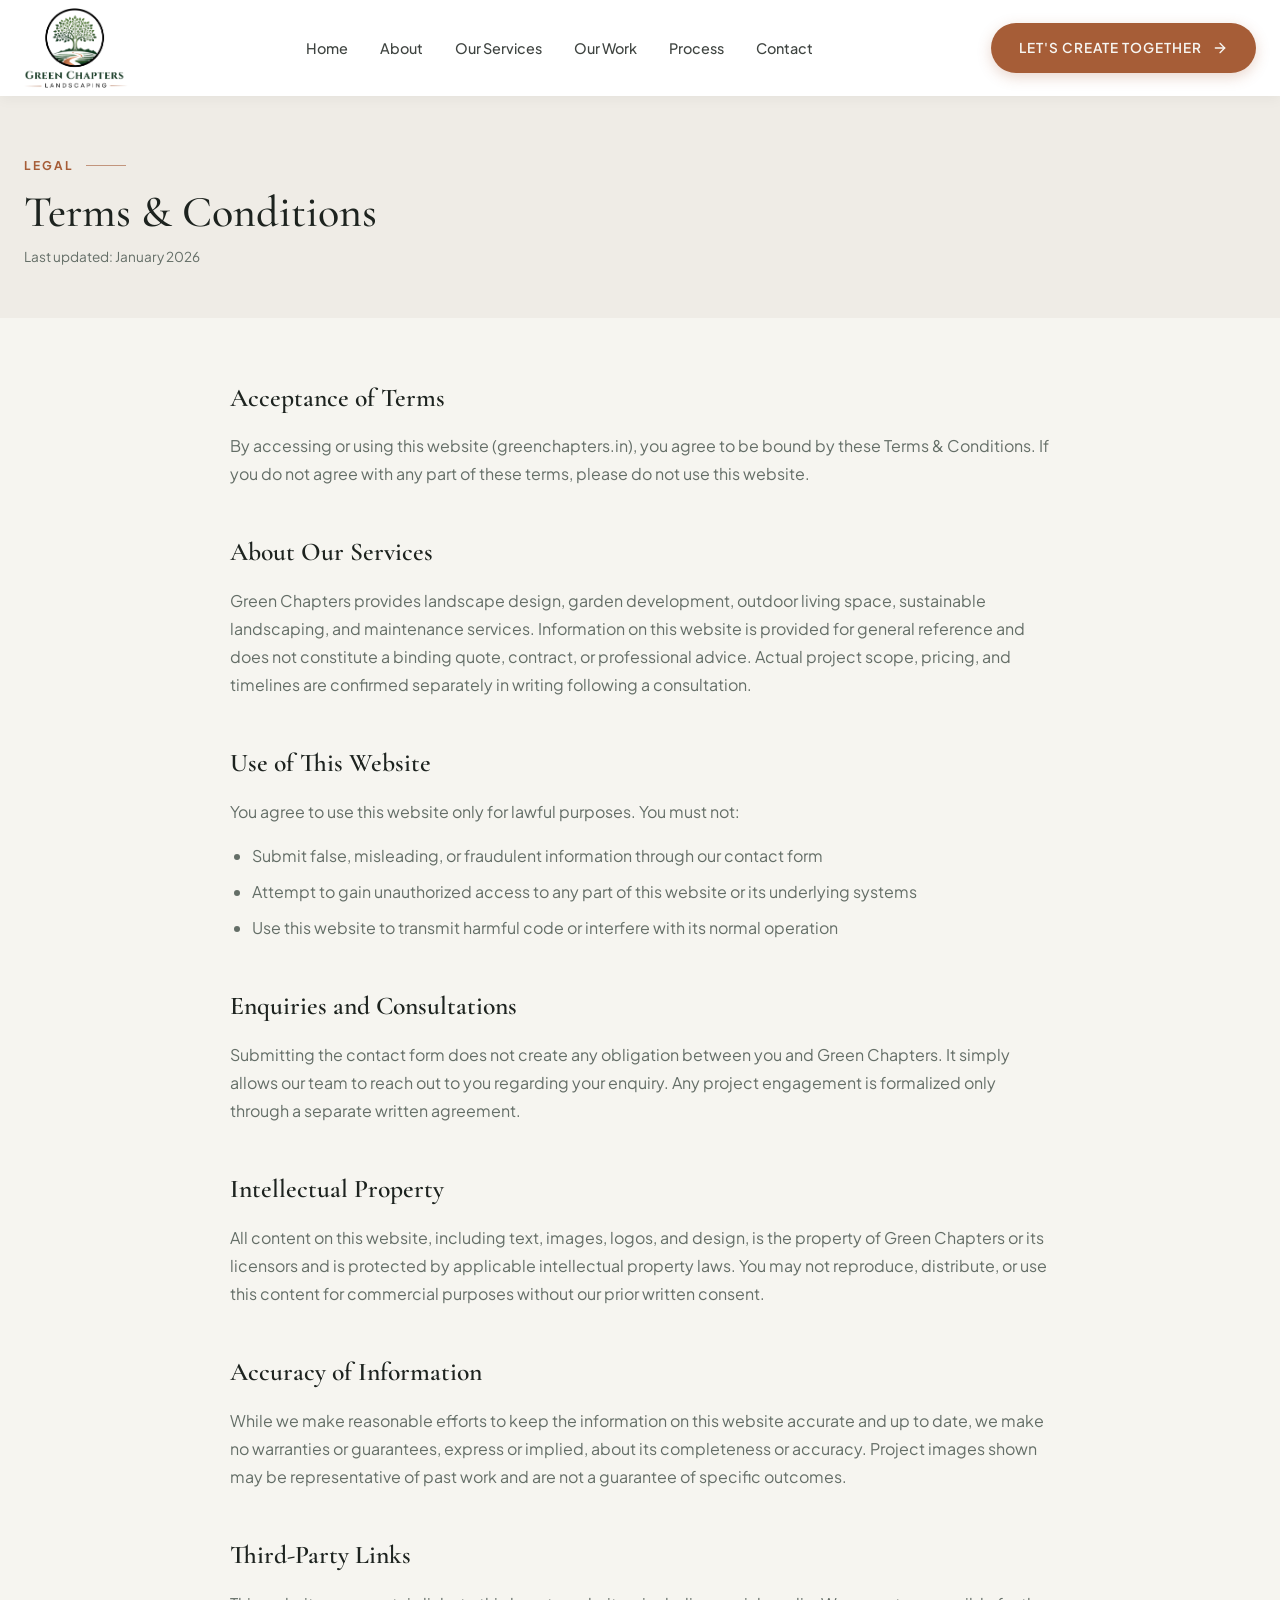
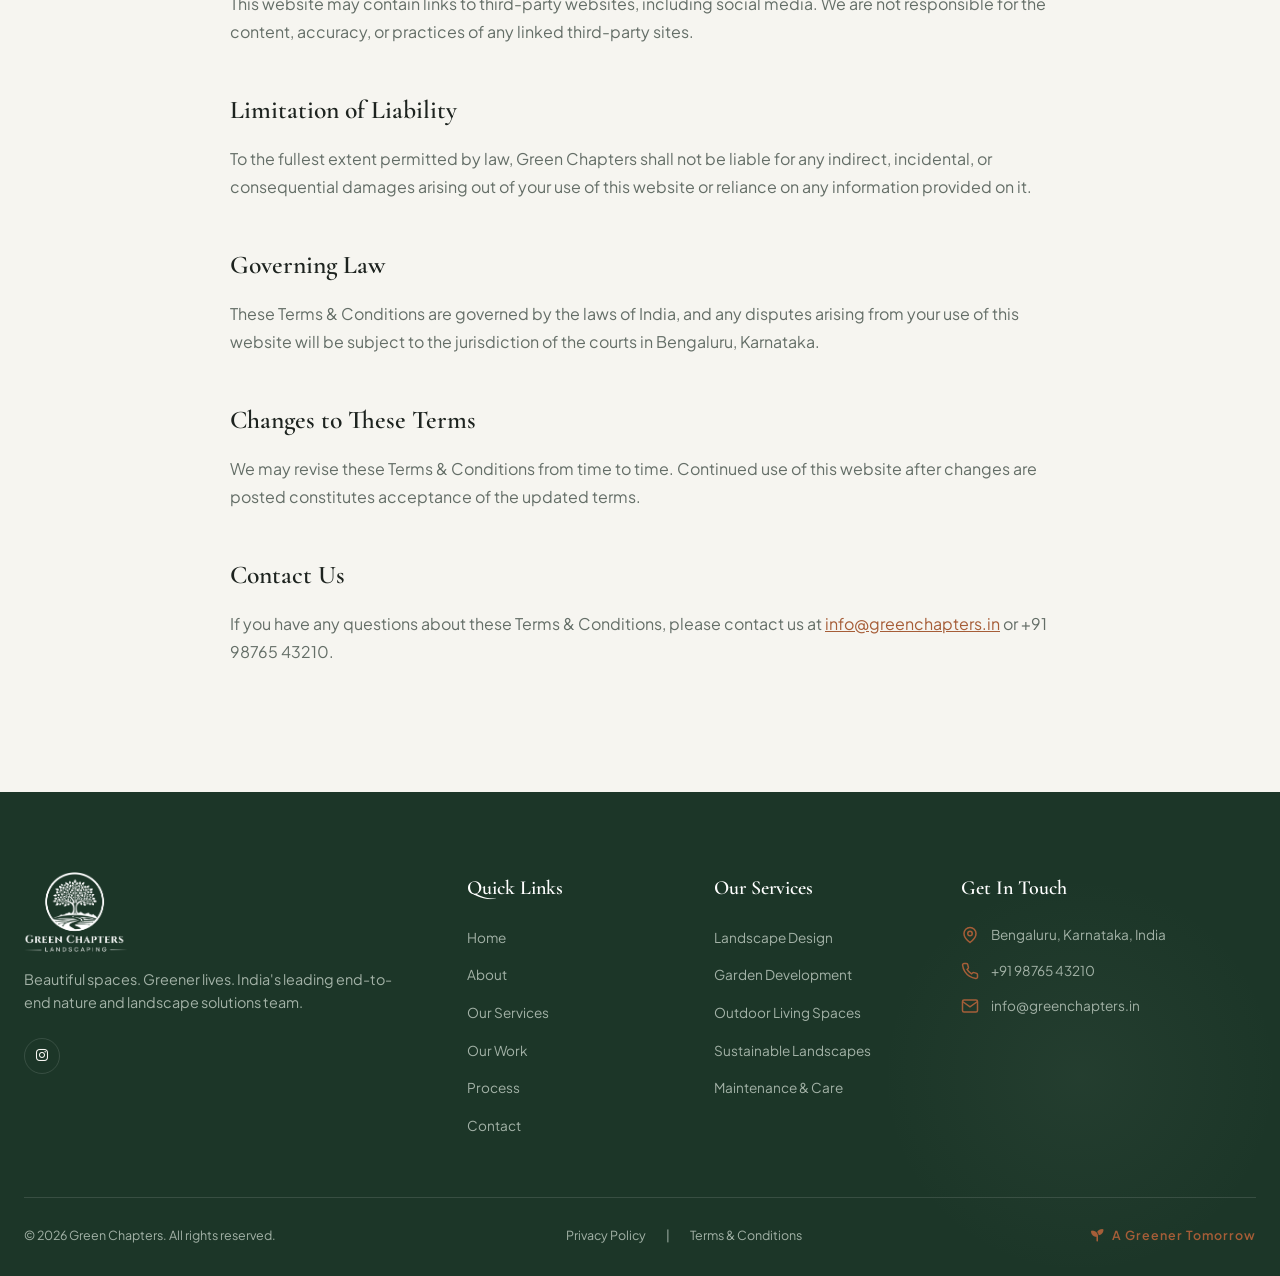
<file: terms.html>
<!DOCTYPE html>
<html lang="en">
<head>
  <meta charset="UTF-8">
  <meta name="viewport" content="width=device-width, initial-scale=1.0">
  <title>Terms & Conditions | Green Chapters Landscaping</title>
  <meta name="description" content="Terms & Conditions for using the Green Chapters Landscaping website.">

  <!-- CSS Stylesheet -->
  <link rel="stylesheet" href="styles.css">

  <!-- FontAwesome Icons -->
  <link rel="stylesheet" href="https://cdnjs.cloudflare.com/ajax/libs/font-awesome/6.4.0/css/all.min.css">
</head>
<body>

  <!-- ==========================================================================
       1. Header Navigation Bar
       ========================================================================== -->
  <header class="header" id="header">
    <div class="container header-container">
      <a href="index.html#home" class="logo-link">
        <img src="logo-trimmed.png" alt="Green Chapters Logo" class="logo-img logo-img-full">
      </a>

      <ul class="nav-menu">
        <li><a href="index.html#home" class="nav-link">Home</a></li>
        <li><a href="index.html#about" class="nav-link">About</a></li>
        <li><a href="index.html#services" class="nav-link">Our Services</a></li>
        <li><a href="index.html#work" class="nav-link">Our Work</a></li>
        <li><a href="index.html#process" class="nav-link">Process</a></li>
        <li><a href="index.html#contact" class="nav-link">Contact</a></li>
      </ul>

      <a href="index.html#contact" class="btn-primary">
        Let's Create Together
        <svg xmlns="http://www.w3.org/2000/svg" viewBox="0 0 24 24" fill="none" stroke="currentColor" stroke-width="2" stroke-linecap="round" stroke-linejoin="round"><line x1="5" y1="12" x2="19" y2="12"></line><polyline points="12 5 19 12 12 19"></polyline></svg>
      </a>

      <button class="mobile-menu-toggle" aria-label="Toggle Navigation">
        <i class="fa-solid fa-bars"></i>
      </button>
    </div>
  </header>

  <!-- ==========================================================================
       2. Page Hero
       ========================================================================== -->
  <section class="legal-hero">
    <div class="container">
      <div class="section-tag">Legal</div>
      <h1 class="section-title">Terms & Conditions</h1>
      <div class="legal-updated">Last updated: January 2026</div>
    </div>
  </section>

  <!-- ==========================================================================
       3. Terms Content
       ========================================================================== -->
  <section>
    <div class="container">
      <div class="legal-content">

        <h2>Acceptance of Terms</h2>
        <p>
          By accessing or using this website (greenchapters.in), you agree to be bound by these Terms & Conditions.
          If you do not agree with any part of these terms, please do not use this website.
        </p>

        <h2>About Our Services</h2>
        <p>
          Green Chapters provides landscape design, garden development, outdoor living space, sustainable
          landscaping, and maintenance services. Information on this website is provided for general reference
          and does not constitute a binding quote, contract, or professional advice. Actual project scope, pricing,
          and timelines are confirmed separately in writing following a consultation.
        </p>

        <h2>Use of This Website</h2>
        <p>You agree to use this website only for lawful purposes. You must not:</p>
        <ul>
          <li>Submit false, misleading, or fraudulent information through our contact form</li>
          <li>Attempt to gain unauthorized access to any part of this website or its underlying systems</li>
          <li>Use this website to transmit harmful code or interfere with its normal operation</li>
        </ul>

        <h2>Enquiries and Consultations</h2>
        <p>
          Submitting the contact form does not create any obligation between you and Green Chapters. It simply
          allows our team to reach out to you regarding your enquiry. Any project engagement is formalized only
          through a separate written agreement.
        </p>

        <h2>Intellectual Property</h2>
        <p>
          All content on this website, including text, images, logos, and design, is the property of Green Chapters
          or its licensors and is protected by applicable intellectual property laws. You may not reproduce,
          distribute, or use this content for commercial purposes without our prior written consent.
        </p>

        <h2>Accuracy of Information</h2>
        <p>
          While we make reasonable efforts to keep the information on this website accurate and up to date, we
          make no warranties or guarantees, express or implied, about its completeness or accuracy. Project
          images shown may be representative of past work and are not a guarantee of specific outcomes.
        </p>

        <h2>Third-Party Links</h2>
        <p>
          This website may contain links to third-party websites, including social media. We are not responsible
          for the content, accuracy, or practices of any linked third-party sites.
        </p>

        <h2>Limitation of Liability</h2>
        <p>
          To the fullest extent permitted by law, Green Chapters shall not be liable for any indirect, incidental,
          or consequential damages arising out of your use of this website or reliance on any information provided
          on it.
        </p>

        <h2>Governing Law</h2>
        <p>
          These Terms & Conditions are governed by the laws of India, and any disputes arising from your use of
          this website will be subject to the jurisdiction of the courts in Bengaluru, Karnataka.
        </p>

        <h2>Changes to These Terms</h2>
        <p>
          We may revise these Terms & Conditions from time to time. Continued use of this website after changes
          are posted constitutes acceptance of the updated terms.
        </p>

        <h2>Contact Us</h2>
        <p>
          If you have any questions about these Terms & Conditions, please contact us at
          <a href="mailto:info@greenchapters.in">info@greenchapters.in</a> or +91 98765 43210.
        </p>

      </div>
    </div>
  </section>

  <!-- ==========================================================================
       4. Footer Section
       ========================================================================== -->
  <footer class="footer">
    <div class="container">

      <div class="footer-grid">

        <div>
          <a href="index.html#home" class="logo-link">
            <img src="logo-trimmed.png" alt="Green Chapters Logo" class="logo-img logo-img-full logo-img-inverted">
          </a>
          <p class="footer-brand-desc">
            Beautiful spaces. Greener lives. India's leading end-to-end nature and landscape solutions team.
          </p>
          <div class="social-links">
            <a href="https://www.instagram.com/green_chapters?stkn=dDFzdDJ6c2hjaDE4" class="social-icon" aria-label="Instagram" target="_blank" rel="noopener"><i class="fa-brands fa-instagram"></i></a>
          </div>
        </div>

        <div>
          <h4 class="footer-col-title">Quick Links</h4>
          <ul class="footer-links">
            <li><a href="index.html#home">Home</a></li>
            <li><a href="index.html#about">About</a></li>
            <li><a href="index.html#services">Our Services</a></li>
            <li><a href="index.html#work">Our Work</a></li>
            <li><a href="index.html#process">Process</a></li>
            <li><a href="index.html#contact">Contact</a></li>
          </ul>
        </div>

        <div>
          <h4 class="footer-col-title">Our Services</h4>
          <ul class="footer-links">
            <li><a href="index.html#services">Landscape Design</a></li>
            <li><a href="index.html#services">Garden Development</a></li>
            <li><a href="index.html#services">Outdoor Living Spaces</a></li>
            <li><a href="index.html#services">Sustainable Landscapes</a></li>
            <li><a href="index.html#services">Maintenance & Care</a></li>
          </ul>
        </div>

        <div>
          <h4 class="footer-col-title">Get In Touch</h4>
          <ul class="contact-info-list">
            <li class="contact-info-item">
              <svg xmlns="http://www.w3.org/2000/svg" viewBox="0 0 24 24" fill="none" stroke="currentColor" stroke-width="2"><path d="M20 10c0 6-8 12-8 12s-8-6-8-12a8 8 0 0 1 16 0Z"/><circle cx="12" cy="10" r="3"/></svg>
              <span>Bengaluru, Karnataka, India</span>
            </li>
            <li class="contact-info-item">
              <svg xmlns="http://www.w3.org/2000/svg" viewBox="0 0 24 24" fill="none" stroke="currentColor" stroke-width="2"><path d="M22 16.92v3a2 2 0 0 1-2.18 2 19.79 19.79 0 0 1-8.63-3.07 19.5 19.5 0 0 1-6-6 19.79 19.79 0 0 1-3.07-8.67A2 2 0 0 1 4.11 2h3a2 2 0 0 1 2 1.72 12.84 12.84 0 0 0 .7 2.81 2 2 0 0 1-.45 2.11L8.09 9.91a16 16 0 0 0 6 6l1.27-1.27a2 2 0 0 1 2.11-.45 12.84 12.84 0 0 0 2.81.7A2 2 0 0 1 22 16.92z"/></svg>
              <a href="tel:+919876543210">+91 98765 43210</a>
            </li>
            <li class="contact-info-item">
              <svg xmlns="http://www.w3.org/2000/svg" viewBox="0 0 24 24" fill="none" stroke="currentColor" stroke-width="2"><path d="M4 4h16c1.1 0 2 .9 2 2v12c0 1.1-.9 2-2 2H4c-1.1 0-2-.9-2-2V6c0-1.1.9-2 2-2z"/><polyline points="22,6 12,13 2,6"/></svg>
              <a href="mailto:info@greenchapters.in">info@greenchapters.in</a>
            </li>
          </ul>
        </div>

      </div>

      <div class="footer-bottom-bar">
        <div>© 2026 Green Chapters. All rights reserved.</div>
        <div class="footer-legal-links">
          <a href="privacy-policy.html">Privacy Policy</a>
          <span>|</span>
          <a href="terms.html">Terms & Conditions</a>
        </div>
        <div class="footer-tagline-badge">
          <i class="fa-solid fa-seedling"></i>
          <span>A Greener Tomorrow</span>
        </div>
      </div>

    </div>
  </footer>

  <!-- JavaScript File -->
  <script src="script.js"></script>
</body>
</html>
</file>
<file: styles.css>
/* ==========================================================================
   Green Chapters Landscaping - Premium Single Page Landing Styles
   Palette: Warm Beige / Cream, Forest Green, Terracotta / Amber Accent
   Typography: Cormorant Garamond (Headings) & Plus Jakarta Sans (Body)
   ========================================================================== */

@import url('https://fonts.googleapis.com/css2?family=Cormorant+Garamond:ital,wght@0,400;0,500;0,600;0,700;1,400&family=Plus+Jakarta+Sans:wght@300;400;500;600;700&display=swap');

:root {
  /* Color Palette */
  --bg-main: #F6F5F0;
  --bg-card: #FFFFFF;
  --bg-cream: #EFECE6;
  --bg-dark: #162C20;
  --bg-dark-secondary: #1C3628;
  --bg-dark-accent: #0F1E16;

  --text-dark: #1D231F;
  --text-muted: #646E67;
  --text-light: #F7F6F2;
  --text-light-muted: #A3B2A7;

  --accent-terracotta: #A65D37;
  --accent-terracotta-hover: #8E4E2C;
  --accent-sage: #809684;
  --accent-gold: #C29654;

  --border-light: rgba(29, 35, 31, 0.1);
  --border-dark: rgba(255, 255, 255, 0.12);

  /* Fonts */
  --font-heading: 'Cormorant Garamond', Georgia, serif;
  --font-body: 'Plus Jakarta Sans', system-ui, -apple-system, sans-serif;

  /* Spacing & Layout */
  --container-max: 1280px;
  --header-height: 96px;
  --radius-sm: 8px;
  --radius-md: 16px;
  --radius-lg: 24px;
  --radius-pill: 9999px;

  /* Shadows */
  --shadow-sm: 0 4px 12px rgba(0, 0, 0, 0.04);
  --shadow-md: 0 8px 24px rgba(0, 0, 0, 0.08);
  --shadow-lg: 0 16px 40px rgba(0, 0, 0, 0.12);
  --shadow-inner: inset 0 2px 4px rgba(0, 0, 0, 0.06);

  --transition-fast: 0.2s cubic-bezier(0.16, 1, 0.3, 1);
  --transition-smooth: 0.4s cubic-bezier(0.16, 1, 0.3, 1);
}

/* Reset & Base */
*, *::before, *::after {
  box-sizing: border-box;
  margin: 0;
  padding: 0;
}

html {
  scroll-behavior: smooth;
  font-size: 16px;
}

body {
  font-family: var(--font-body);
  background-color: var(--bg-main);
  color: var(--text-dark);
  line-height: 1.6;
  overflow-x: hidden;
  -webkit-font-smoothing: antialiased;
}

img {
  max-width: 100%;
  height: auto;
  display: block;
}

a {
  color: inherit;
  text-decoration: none;
  transition: color var(--transition-fast);
}

button {
  font-family: var(--font-body);
  cursor: pointer;
  border: none;
  outline: none;
  background: none;
}

/* Layout Utilities */
.container {
  width: 100%;
  max-width: var(--container-max);
  margin: 0 auto;
  padding: 0 24px;
}

.section-tag {
  font-size: 0.75rem;
  font-weight: 700;
  letter-spacing: 2px;
  text-transform: uppercase;
  color: var(--accent-terracotta);
  display: flex;
  align-items: center;
  gap: 12px;
  margin-bottom: 12px;
}

.section-tag::after {
  content: '';
  display: block;
  height: 1px;
  width: 40px;
  background-color: var(--accent-terracotta);
  opacity: 0.6;
}

.section-title {
  font-family: var(--font-heading);
  font-size: 2.75rem;
  font-weight: 500;
  line-height: 1.15;
  color: var(--text-dark);
  margin-bottom: 16px;
}

.section-subtitle {
  font-size: 1.05rem;
  color: var(--text-muted);
  max-width: 600px;
}

/* Primary Button Component */
.btn-primary {
  display: inline-flex;
  align-items: center;
  gap: 10px;
  background-color: var(--accent-terracotta);
  color: var(--text-light);
  font-size: 0.85rem;
  font-weight: 600;
  letter-spacing: 1px;
  text-transform: uppercase;
  padding: 14px 28px;
  border-radius: var(--radius-pill);
  transition: all var(--transition-fast);
  box-shadow: 0 4px 14px rgba(166, 93, 55, 0.25);
}

.btn-primary:hover {
  background-color: var(--accent-terracotta-hover);
  transform: translateY(-2px);
  box-shadow: 0 6px 20px rgba(166, 93, 55, 0.35);
}

.btn-primary svg {
  width: 16px;
  height: 16px;
  transition: transform var(--transition-fast);
}

.btn-primary:hover svg {
  transform: translateX(4px);
}

.btn-outline-dark {
  display: inline-flex;
  align-items: center;
  gap: 10px;
  border: 1px solid var(--border-light);
  color: var(--text-dark);
  font-size: 0.85rem;
  font-weight: 600;
  letter-spacing: 1px;
  text-transform: uppercase;
  padding: 12px 24px;
  border-radius: var(--radius-pill);
  transition: all var(--transition-fast);
}

.btn-outline-dark:hover {
  background-color: var(--text-dark);
  color: var(--text-light);
  border-color: var(--text-dark);
}

/* ==========================================================================
   Header / Navigation Bar
   ========================================================================== */
.header {
  position: fixed;
  top: 0;
  left: 0;
  width: 100%;
  height: var(--header-height);
  z-index: 1000;
  transition: all var(--transition-fast);
  padding: 16px 0;
  background-color: #FFFFFF;
  box-shadow: var(--shadow-sm);
}

.header.scrolled {
  background-color: rgba(255, 255, 255, 0.97);
  backdrop-filter: blur(12px);
  -webkit-backdrop-filter: blur(12px);
  box-shadow: var(--shadow-md);
  height: 88px;
  padding: 14px 0;
}

.header-container {
  display: flex;
  align-items: center;
  justify-content: space-between;
  position: relative;
  height: 100%;
}

.logo-link {
  display: flex;
  align-items: center;
  gap: 14px;
}

.logo-img {
  height: 48px;
  width: auto;
  object-fit: contain;
}

.logo-img-full {
  height: 80px;
}

.logo-img-inverted {
  filter: brightness(0) invert(1);
}

.logo-text {
  display: flex;
  flex-direction: column;
}

.logo-title {
  font-family: var(--font-heading);
  font-size: 1.35rem;
  font-weight: 600;
  letter-spacing: 1.5px;
  text-transform: uppercase;
  color: var(--bg-dark);
  line-height: 1;
}

.logo-subtitle {
  font-size: 0.65rem;
  letter-spacing: 3px;
  text-transform: uppercase;
  color: var(--accent-terracotta);
  font-weight: 600;
  margin-top: 2px;
}

.nav-menu {
  display: flex;
  align-items: center;
  gap: 32px;
  list-style: none;
}

.nav-link {
  font-size: 0.9rem;
  font-weight: 500;
  color: var(--text-dark);
  position: relative;
  opacity: 0.85;
}

.nav-link:hover, .nav-link.active {
  opacity: 1;
  color: var(--accent-terracotta);
}

.nav-link::after {
  content: '';
  position: absolute;
  bottom: -4px;
  left: 0;
  width: 0%;
  height: 2px;
  background-color: var(--accent-terracotta);
  transition: width var(--transition-fast);
}

.nav-link:hover::after, .nav-link.active::after {
  width: 100%;
}

.mobile-menu-toggle {
  display: none;
  font-size: 1.5rem;
  color: var(--text-dark);
  margin-left: 20px;
  flex-shrink: 0;
}

/* ==========================================================================
   Hero Section
   ========================================================================== */
.hero {
  position: relative;
  min-height: 100vh;
  padding-top: calc(var(--header-height) + 40px);
  padding-bottom: 60px;
  display: flex;
  align-items: center;
  background-color: var(--bg-dark);
  color: var(--text-light);
  overflow: hidden;
}

.hero-bg-wrapper {
  position: absolute;
  top: 0;
  left: 0;
  width: 100%;
  height: 100%;
  z-index: 1;
}

.hero-bg-img {
  width: 100%;
  height: 100%;
  object-fit: cover;
  object-position: center;
  filter: brightness(0.65) contrast(1.05);
  transform: scale(1.02);
  transition: transform 10s ease-out;
}

.hero:hover .hero-bg-img {
  transform: scale(1.06);
}

.hero-overlay {
  position: absolute;
  top: 0;
  left: 0;
  width: 100%;
  height: 100%;
  background: linear-gradient(
    180deg,
    rgba(22, 44, 32, 0.4) 0%,
    rgba(15, 30, 22, 0.75) 100%
  );
  z-index: 2;
}

.hero-container {
  position: relative;
  z-index: 3;
  width: 100%;
}

.hero-content {
  max-width: 680px;
}

.hero-tag {
  font-size: 0.8rem;
  font-weight: 600;
  letter-spacing: 3px;
  text-transform: uppercase;
  color: #D8BD9D;
  margin-bottom: 20px;
  display: flex;
  align-items: center;
  gap: 12px;
}

.hero-tag::before {
  content: '';
  width: 30px;
  height: 1px;
  background-color: #D8BD9D;
}

.hero-title {
  font-family: var(--font-heading);
  font-size: 4.5rem;
  font-weight: 400;
  line-height: 1.05;
  color: #FFFFFF;
  margin-bottom: 24px;
  text-shadow: 0 4px 12px rgba(0, 0, 0, 0.3);
}

.hero-description {
  font-size: 1.15rem;
  color: rgba(255, 255, 255, 0.85);
  font-weight: 300;
  margin-bottom: 36px;
  line-height: 1.6;
  max-width: 540px;
}

.hero-badge-overlay {
  position: absolute;
  bottom: 40px;
  right: 24px;
  z-index: 3;
  display: flex;
  align-items: center;
  gap: 12px;
  background: rgba(255, 255, 255, 0.12);
  backdrop-filter: blur(10px);
  padding: 12px 24px;
  border-radius: var(--radius-pill);
  border: 1px solid rgba(255, 255, 255, 0.2);
  font-size: 0.75rem;
  letter-spacing: 2px;
  font-weight: 600;
  text-transform: uppercase;
  color: #FFFFFF;
}

/* ==========================================================================
   4-Step Process Bar / Value Pills
   ========================================================================== */
.process-bar-section {
  background-color: #EAE7E0;
  border-bottom: 1px solid var(--border-light);
  padding: 36px 0;
}

.process-grid {
  display: grid;
  grid-template-columns: repeat(4, 1fr);
  gap: 24px;
}

.process-pill {
  display: flex;
  align-items: center;
  gap: 16px;
  padding: 12px;
  border-right: 1px solid rgba(0, 0, 0, 0.08);
}

.process-pill:last-child {
  border-right: none;
}

.process-icon-box {
  width: 52px;
  height: 52px;
  border-radius: 50%;
  background-color: var(--bg-main);
  border: 1px solid rgba(29, 35, 31, 0.12);
  display: flex;
  align-items: center;
  justify-content: center;
  color: var(--bg-dark);
  flex-shrink: 0;
  transition: all var(--transition-fast);
}

.process-pill:hover .process-icon-box {
  background-color: var(--bg-dark);
  color: #FFFFFF;
  transform: translateY(-2px);
}

.process-info-title {
  font-family: var(--font-heading);
  font-size: 1.25rem;
  font-weight: 700;
  letter-spacing: 1px;
  text-transform: uppercase;
  color: var(--text-dark);
  line-height: 1.2;
}

.process-info-desc {
  font-size: 0.8rem;
  color: var(--text-muted);
  margin-top: 2px;
}

/* ==========================================================================
   About Section ("Greener Spaces. Brighter Tomorrows.")
   ========================================================================== */
.about-section {
  padding: 100px 0;
  background-color: var(--bg-main);
}

.about-grid {
  display: grid;
  grid-template-columns: 1fr 1fr;
  gap: 60px;
  align-items: center;
}

.about-content {
  padding-right: 20px;
}

.about-text {
  font-size: 1.05rem;
  color: var(--text-muted);
  line-height: 1.7;
  margin-bottom: 32px;
}

.stats-grid {
  display: grid;
  grid-template-columns: repeat(3, 1fr);
  gap: 24px;
  margin-top: 40px;
  padding-top: 32px;
  border-top: 1px solid var(--border-light);
}

.stat-number {
  font-family: var(--font-heading);
  font-size: 2.75rem;
  font-weight: 600;
  color: var(--bg-dark);
  line-height: 1;
}

.stat-label {
  font-size: 0.72rem;
  font-weight: 700;
  letter-spacing: 1.5px;
  text-transform: uppercase;
  color: var(--text-muted);
  margin-top: 8px;
}

.about-image-wrapper {
  position: relative;
  border-radius: var(--radius-md);
  overflow: hidden;
  box-shadow: var(--shadow-lg);
}

.about-img {
  width: 100%;
  height: 520px;
  object-fit: cover;
}

.about-img-badge {
  position: absolute;
  top: 30px;
  right: 30px;
  background: rgba(22, 44, 32, 0.85);
  backdrop-filter: blur(8px);
  padding: 20px 24px;
  border-radius: var(--radius-sm);
  color: #FFFFFF;
  font-family: var(--font-heading);
  font-size: 1.2rem;
  letter-spacing: 2px;
  text-transform: uppercase;
  max-width: 180px;
  line-height: 1.3;
  border-left: 3px solid var(--accent-terracotta);
}

/* ==========================================================================
   Services Section ("End-to-End Landscaping Solutions")
   ========================================================================== */
.services-section {
  padding: 100px 0;
  background-color: var(--bg-cream);
}

.services-header {
  display: flex;
  align-items: flex-end;
  justify-content: space-between;
  margin-bottom: 54px;
}

.services-link {
  font-size: 0.85rem;
  font-weight: 700;
  letter-spacing: 1.5px;
  text-transform: uppercase;
  color: var(--accent-terracotta);
  display: flex;
  align-items: center;
  gap: 8px;
}

.services-link:hover {
  color: var(--accent-terracotta-hover);
  gap: 12px;
}

.services-grid {
  display: grid;
  grid-template-columns: repeat(5, 1fr);
  gap: 20px;
}

.service-card {
  background-color: var(--bg-main);
  border-radius: var(--radius-md);
  padding: 36px 20px;
  text-align: center;
  display: flex;
  flex-direction: column;
  align-items: center;
  transition: all var(--transition-fast);
  border: 1px solid rgba(0, 0, 0, 0.05);
  cursor: pointer;
}

.service-card:hover {
  transform: translateY(-8px);
  box-shadow: var(--shadow-md);
  background-color: #FFFFFF;
  border-color: var(--accent-terracotta);
}

.service-icon-circle {
  width: 72px;
  height: 72px;
  border-radius: 50%;
  background-color: var(--bg-cream);
  display: flex;
  align-items: center;
  justify-content: center;
  color: var(--bg-dark);
  margin-bottom: 24px;
  transition: all var(--transition-fast);
}

.service-card:hover .service-icon-circle {
  background-color: var(--bg-dark);
  color: #FFFFFF;
}

.service-title {
  font-family: var(--font-heading);
  font-size: 1.4rem;
  font-weight: 600;
  color: var(--text-dark);
  margin-bottom: 12px;
  line-height: 1.2;
}

.service-desc {
  font-size: 0.825rem;
  color: var(--text-muted);
  line-height: 1.5;
}

/* ==========================================================================
   Featured Work Section ("Spaces That Speak")
   ========================================================================== */
.portfolio-section {
  padding: 100px 0;
  background-color: var(--bg-main);
}

.portfolio-header {
  display: flex;
  align-items: flex-end;
  justify-content: space-between;
  margin-bottom: 48px;
}

.portfolio-grid {
  display: grid;
  grid-template-columns: repeat(3, 1fr);
  gap: 30px;
}

.portfolio-card {
  border-radius: var(--radius-md);
  overflow: hidden;
  background-color: var(--bg-card);
  box-shadow: var(--shadow-sm);
  transition: all var(--transition-fast);
  cursor: pointer;
}

.portfolio-card:hover {
  transform: translateY(-6px);
  box-shadow: var(--shadow-lg);
}

.portfolio-img-wrapper {
  position: relative;
  height: 280px;
  overflow: hidden;
}

.portfolio-img {
  width: 100%;
  height: 100%;
  object-fit: cover;
  transition: transform 0.6s ease;
}

.portfolio-card:hover .portfolio-img {
  transform: scale(1.08);
}

.portfolio-content {
  padding: 24px;
}

.portfolio-title {
  font-family: var(--font-heading);
  font-size: 1.6rem;
  font-weight: 600;
  color: var(--text-dark);
  margin-bottom: 4px;
}

.portfolio-category {
  font-size: 0.7rem;
  font-weight: 700;
  letter-spacing: 1.5px;
  text-transform: uppercase;
  color: var(--accent-terracotta);
}

/* ==========================================================================
   CTA Banner Section ("Let's Create Something Meaningful")
   ========================================================================== */
.cta-banner-section {
  position: relative;
  padding: 120px 0;
  background-color: var(--bg-dark);
  color: var(--text-light);
  overflow: hidden;
  text-align: center;
}

.cta-banner-bg {
  position: absolute;
  top: 0;
  left: 0;
  width: 100%;
  height: 100%;
  z-index: 1;
  opacity: 0.25;
  object-fit: cover;
}

.cta-banner-overlay {
  position: absolute;
  top: 0;
  left: 0;
  width: 100%;
  height: 100%;
  background: radial-gradient(circle at center, rgba(28, 54, 40, 0.4) 0%, rgba(15, 30, 22, 0.95) 100%);
  z-index: 2;
}

.cta-banner-container {
  position: relative;
  z-index: 3;
  max-width: 760px;
  margin: 0 auto;
}

.cta-banner-tag {
  font-size: 0.75rem;
  font-weight: 700;
  letter-spacing: 3px;
  text-transform: uppercase;
  color: #D8BD9D;
  margin-bottom: 16px;
}

.cta-banner-title {
  font-family: var(--font-heading);
  font-size: 3.8rem;
  font-weight: 400;
  color: #FFFFFF;
  margin-bottom: 20px;
  line-height: 1.1;
}

.cta-banner-desc {
  font-size: 1.1rem;
  color: rgba(255, 255, 255, 0.8);
  margin-bottom: 36px;
  font-weight: 300;
}

/* ==========================================================================
   Testimonials Section ("What Our Clients Say")
   ========================================================================== */
.testimonials-section {
  padding: 100px 0;
  background-color: var(--bg-cream);
}

.testimonials-header {
  display: flex;
  align-items: flex-end;
  justify-content: space-between;
  margin-bottom: 48px;
}

.carousel-nav-btns {
  display: flex;
  gap: 12px;
}

.carousel-btn {
  width: 44px;
  height: 44px;
  border-radius: 50%;
  border: 1px solid var(--border-light);
  background-color: var(--bg-main);
  display: flex;
  align-items: center;
  justify-content: center;
  color: var(--text-dark);
  transition: all var(--transition-fast);
}

.carousel-btn:hover {
  background-color: var(--accent-terracotta);
  color: #FFFFFF;
  border-color: var(--accent-terracotta);
}

.testimonials-grid {
  display: grid;
  grid-template-columns: repeat(3, 1fr);
  gap: 24px;
}

.testimonial-card {
  background-color: var(--bg-main);
  border-radius: var(--radius-md);
  padding: 36px;
  position: relative;
  display: flex;
  flex-direction: column;
  justify-content: space-between;
  border: 1px solid rgba(0, 0, 0, 0.04);
}

.quote-mark {
  font-family: var(--font-heading);
  font-size: 3rem;
  color: var(--accent-terracotta);
  line-height: 1;
  margin-bottom: 12px;
}

.testimonial-quote {
  font-size: 0.95rem;
  color: var(--text-dark);
  line-height: 1.6;
  margin-bottom: 24px;
  font-style: italic;
}

.testimonial-author {
  font-family: var(--font-body);
}

.author-name {
  font-weight: 700;
  font-size: 0.95rem;
  color: var(--text-dark);
}

.author-title {
  font-size: 0.78rem;
  color: var(--text-muted);
}

/* ==========================================================================
   Footer Section
   ========================================================================== */
.footer {
  background-color: var(--bg-dark-secondary);
  color: var(--text-light);
  padding-top: 80px;
  padding-bottom: 30px;
  position: relative;
  overflow: hidden;
}

.footer::before {
  content: '';
  position: absolute;
  bottom: 0;
  right: 0;
  width: 400px;
  height: 400px;
  background: radial-gradient(circle, rgba(128, 150, 132, 0.08) 0%, rgba(0,0,0,0) 70%);
  pointer-events: none;
}

.footer-grid {
  display: grid;
  grid-template-columns: 2fr 1fr 1fr 1.5fr;
  gap: 50px;
  margin-bottom: 60px;
}

.footer-brand-desc {
  font-size: 0.9rem;
  color: var(--text-light-muted);
  margin: 16px 0 24px 0;
}

.social-links {
  display: flex;
  gap: 14px;
}

.social-icon {
  width: 36px;
  height: 36px;
  border-radius: 50%;
  border: 1px solid var(--border-dark);
  display: flex;
  align-items: center;
  justify-content: center;
  color: var(--text-light);
  font-size: 0.85rem;
  transition: all var(--transition-fast);
}

.social-icon:hover {
  background-color: var(--accent-terracotta);
  border-color: var(--accent-terracotta);
}

.footer-col-title {
  font-family: var(--font-heading);
  font-size: 1.25rem;
  font-weight: 600;
  margin-bottom: 20px;
  color: #FFFFFF;
}

.footer-links {
  list-style: none;
  display: flex;
  flex-direction: column;
  gap: 12px;
}

.footer-links a {
  font-size: 0.85rem;
  color: var(--text-light-muted);
}

.footer-links a:hover {
  color: #FFFFFF;
  padding-left: 4px;
}

.contact-info-list {
  list-style: none;
  display: flex;
  flex-direction: column;
  gap: 14px;
  font-size: 0.85rem;
  color: var(--text-light-muted);
}

.contact-info-item {
  display: flex;
  align-items: flex-start;
  gap: 12px;
}

.contact-info-item svg {
  width: 18px;
  height: 18px;
  color: var(--accent-terracotta);
  flex-shrink: 0;
  margin-top: 2px;
}

.contact-info-item a:hover {
  color: #FFFFFF;
}

.footer-bottom-bar {
  border-top: 1px solid var(--border-dark);
  padding-top: 28px;
  display: flex;
  align-items: center;
  justify-content: space-between;
  font-size: 0.78rem;
  color: var(--text-light-muted);
}

.footer-legal-links {
  display: flex;
  gap: 20px;
}

.footer-tagline-badge {
  display: flex;
  align-items: center;
  gap: 8px;
  color: var(--accent-terracotta);
  font-weight: 600;
  letter-spacing: 1px;
}

/* ==========================================================================
   Modal Dialogs (Services & Contact Form)
   ========================================================================== */
.modal-overlay {
  position: fixed;
  top: 0;
  left: 0;
  width: 100%;
  height: 100%;
  background: rgba(15, 30, 22, 0.8);
  backdrop-filter: blur(8px);
  z-index: 2000;
  display: flex;
  align-items: center;
  justify-content: center;
  opacity: 0;
  pointer-events: none;
  transition: opacity var(--transition-fast);
  padding: 20px;
}

.modal-overlay.active {
  opacity: 1;
  pointer-events: auto;
}

.modal-card {
  background-color: var(--bg-main);
  border-radius: var(--radius-lg);
  max-width: 720px;
  width: 100%;
  max-height: 90vh;
  overflow-y: auto;
  padding: 40px;
  position: relative;
  box-shadow: var(--shadow-lg);
  transform: translateY(20px);
  transition: transform var(--transition-smooth);
}

.modal-overlay.active .modal-card {
  transform: translateY(0);
}

.modal-close-btn {
  position: absolute;
  top: 20px;
  right: 20px;
  width: 40px;
  height: 40px;
  border-radius: 50%;
  background: var(--bg-cream);
  display: flex;
  align-items: center;
  justify-content: center;
  font-size: 1.2rem;
  color: var(--text-dark);
  transition: background var(--transition-fast);
}

.modal-close-btn:hover {
  background: var(--accent-terracotta);
  color: #FFFFFF;
}

.modal-header-title {
  font-family: var(--font-heading);
  font-size: 2.2rem;
  color: var(--bg-dark);
  margin-bottom: 12px;
}

.modal-body-content {
  font-size: 0.95rem;
  color: var(--text-muted);
  line-height: 1.6;
}

.modal-highlights-list {
  margin-top: 20px;
  display: flex;
  flex-direction: column;
  gap: 12px;
}

.modal-highlight-item {
  display: flex;
  align-items: center;
  gap: 10px;
  font-weight: 500;
  color: var(--text-dark);
}

.modal-highlight-item svg {
  color: var(--accent-terracotta);
  width: 18px;
  height: 18px;
}

/* Contact Form Modal Styles */
.form-group {
  margin-bottom: 20px;
}

.form-label {
  display: block;
  font-size: 0.8rem;
  font-weight: 600;
  letter-spacing: 1px;
  text-transform: uppercase;
  color: var(--text-dark);
  margin-bottom: 8px;
}

.form-input, .form-textarea {
  width: 100%;
  padding: 12px 16px;
  border-radius: var(--radius-sm);
  border: 1px solid var(--border-light);
  background-color: var(--bg-card);
  font-family: var(--font-body);
  font-size: 0.95rem;
  color: var(--text-dark);
  transition: border-color var(--transition-fast);
}

.form-input:focus, .form-textarea:focus {
  outline: none;
  border-color: var(--accent-terracotta);
}

/* ==========================================================================
   Legal Pages (Privacy Policy / Terms & Conditions)
   ========================================================================== */
.legal-hero {
  padding: calc(var(--header-height) + 60px) 0 50px;
  background-color: var(--bg-cream);
}

.legal-hero .section-title {
  margin-bottom: 8px;
}

.legal-updated {
  font-size: 0.85rem;
  color: var(--text-muted);
}

.legal-content {
  padding: 60px 0 110px;
  max-width: 820px;
  margin: 0 auto;
}

.legal-content h2 {
  font-family: var(--font-heading);
  font-size: 1.6rem;
  font-weight: 600;
  color: var(--text-dark);
  margin: 44px 0 14px;
}

.legal-content h2:first-child {
  margin-top: 0;
}

.legal-content p {
  font-size: 1rem;
  color: var(--text-muted);
  line-height: 1.75;
  margin-bottom: 16px;
}

.legal-content ul {
  padding-left: 22px;
  margin: 0 0 16px;
}

.legal-content li {
  font-size: 1rem;
  color: var(--text-muted);
  line-height: 1.75;
  margin-bottom: 8px;
}

.legal-content a {
  color: var(--accent-terracotta);
  text-decoration: underline;
}

/* ==========================================================================
   Responsive Breakpoints
   ========================================================================== */
@media (max-width: 1024px) {
  .hero-title { font-size: 3.5rem; }
  .services-grid { grid-template-columns: repeat(3, 1fr); }
  .footer-grid { grid-template-columns: 1fr 1fr; }
  .process-grid { grid-template-columns: repeat(2, 1fr); }
  .process-pill { border-right: none; border-bottom: 1px solid rgba(0,0,0,0.08); padding-bottom: 16px; }
}

@media (max-width: 768px) {
  .nav-menu { display: none; }
  .nav-menu.mobile-open {
    display: flex;
    position: absolute;
    top: 100%;
    left: 0;
    width: 100%;
    flex-direction: column;
    align-items: stretch;
    gap: 0;
    background-color: #FFFFFF;
    box-shadow: var(--shadow-md);
    border-top: 1px solid var(--border-light);
    padding: 8px 24px 20px;
  }
  .nav-menu.mobile-open li {
    width: 100%;
  }
  .nav-menu.mobile-open .nav-link {
    display: block;
    padding: 14px 0;
    border-bottom: 1px solid var(--border-light);
  }
  .nav-menu.mobile-open .nav-link::after {
    display: none;
  }
  .mobile-menu-toggle { display: block; }
  .hero-title { font-size: 2.75rem; }
  .about-grid { grid-template-columns: 1fr; }
  .services-grid { grid-template-columns: repeat(2, 1fr); }
  .portfolio-grid { grid-template-columns: 1fr; }
  .testimonials-grid { grid-template-columns: 1fr; }
  .footer-grid { grid-template-columns: 1fr; }
  .services-header, .portfolio-header, .testimonials-header {
    flex-direction: column;
    align-items: flex-start;
    gap: 16px;
  }
}

@media (max-width: 480px) {
  .services-grid { grid-template-columns: 1fr; }
  .stats-grid { grid-template-columns: 1fr; }
  .process-grid { grid-template-columns: 1fr; }
}
</file>
